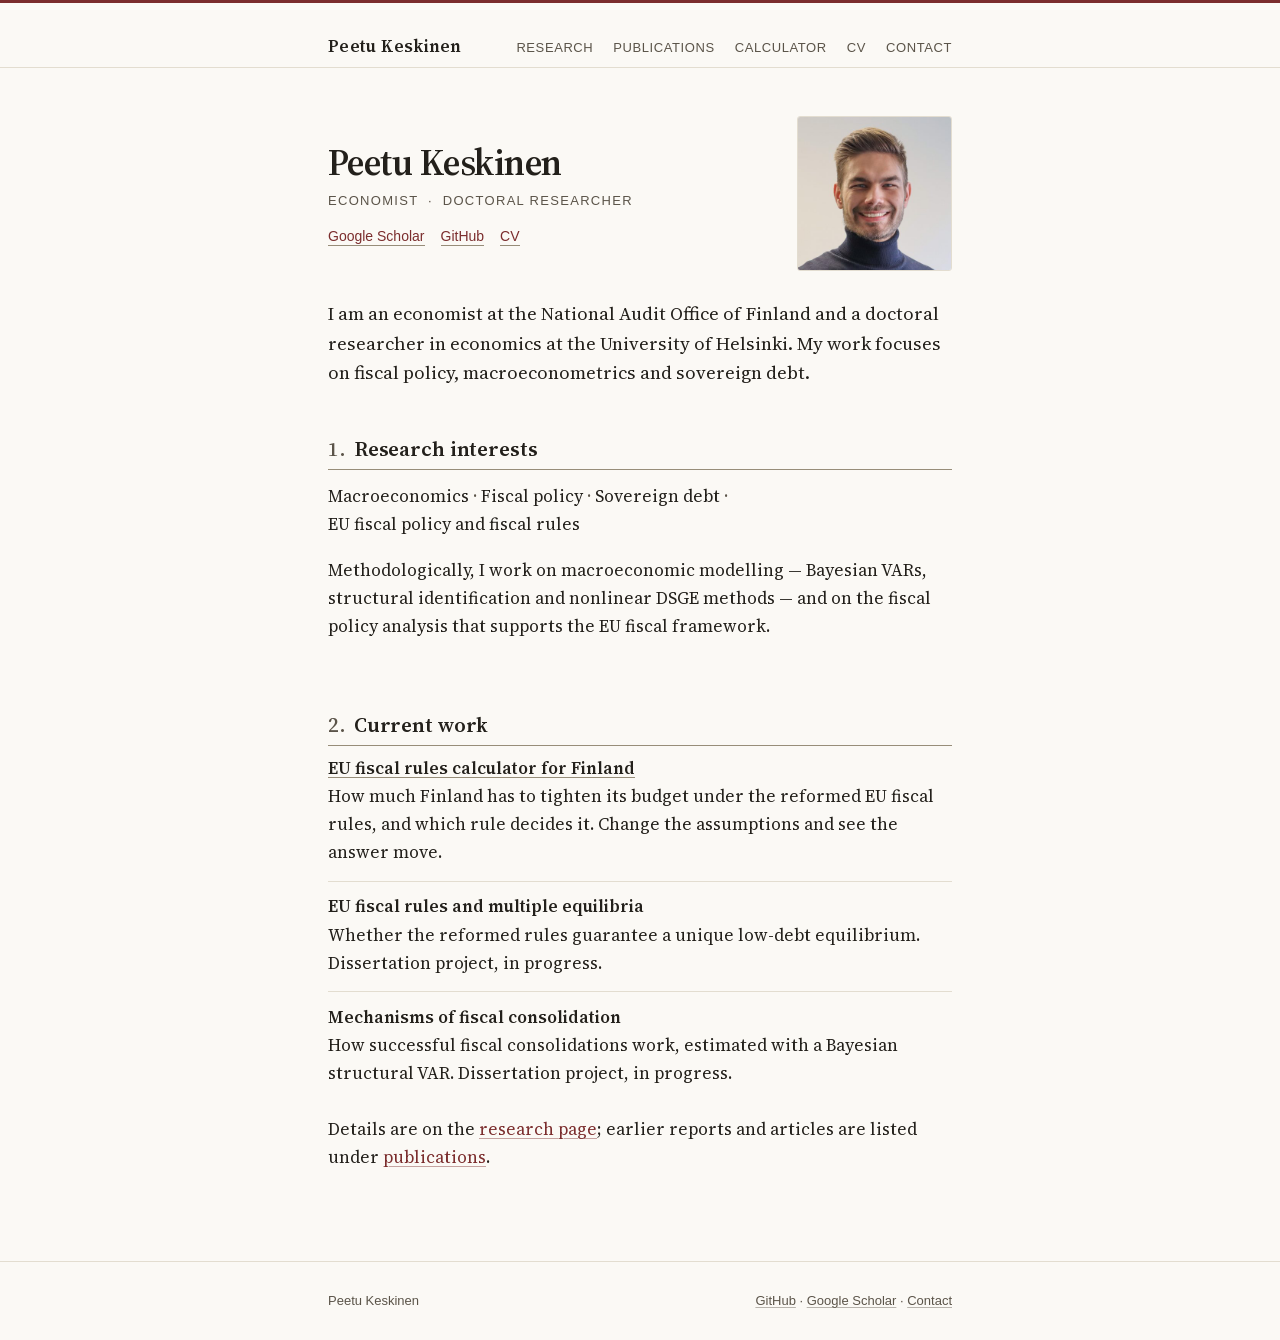
<file: index.html>
<!DOCTYPE html>
<html lang="en">
<head>
<meta charset="utf-8">
<meta name="viewport" content="width=device-width, initial-scale=1">
<meta name="color-scheme" content="light dark">
<title>Peetu Keskinen — Economist and Doctoral Researcher</title>
<meta name="description" content="Peetu Keskinen is an economist at the National Audit Office of Finland and a doctoral researcher in economics at the University of Helsinki, working on fiscal policy, macroeconometrics and sovereign debt.">
<meta name="author" content="Peetu Keskinen">
<link rel="canonical" href="https://peetukeskinen.github.io/">
<meta property="og:type" content="profile">
<meta property="og:site_name" content="Peetu Keskinen">
<meta property="og:title" content="Peetu Keskinen — Economist and Doctoral Researcher">
<meta property="og:description" content="Peetu Keskinen is an economist at the National Audit Office of Finland and a doctoral researcher in economics at the University of Helsinki, working on fiscal policy, macroeconometrics and sovereign debt.">
<meta property="og:url" content="https://peetukeskinen.github.io/">
<meta property="og:image" content="https://peetukeskinen.github.io/assets/portrait.jpg">
<meta property="og:image:alt" content="Peetu Keskinen">
<meta name="twitter:card" content="summary">
<meta name="twitter:title" content="Peetu Keskinen — Economist and Doctoral Researcher">
<meta name="twitter:description" content="Peetu Keskinen is an economist at the National Audit Office of Finland and a doctoral researcher in economics at the University of Helsinki, working on fiscal policy, macroeconometrics and sovereign debt.">
<meta name="twitter:image" content="https://peetukeskinen.github.io/assets/portrait.jpg">

<link rel="icon" href="assets/favicon.svg" type="image/svg+xml">
<link rel="preload" href="assets/fonts/source-serif-4-normal-latin.woff2" as="font" type="font/woff2" crossorigin>
<link rel="stylesheet" href="css/style.css?v=2026-09-26c">
<script type="application/ld+json">
{
  "@context": "https://schema.org",
  "@type": "Person",
  "name": "Peetu Keskinen",
  "url": "https://peetukeskinen.github.io/",
  "image": "https://peetukeskinen.github.io/assets/portrait.jpg",
  "jobTitle": "Economist",
  "worksFor": {
    "@type": "Organization",
    "name": "National Audit Office of Finland",
    "url": "https://vtv.fi/en/"
  },
  "affiliation": {
    "@type": "CollegeOrUniversity",
    "name": "University of Helsinki",
    "url": "https://www.helsinki.fi/en"
  },
  "alumniOf": [
    {
      "@type": "CollegeOrUniversity",
      "name": "University of Helsinki"
    },
    {
      "@type": "CollegeOrUniversity",
      "name": "University of Tampere"
    },
    {
      "@type": "CollegeOrUniversity",
      "name": "Universitat de Barcelona"
    }
  ],
  "knowsAbout": [
    "Macroeconomics",
    "Fiscal policy",
    "Sovereign debt",
    "EU fiscal rules",
    "Macroeconometrics",
    "Bayesian VAR"
  ],
  "knowsLanguage": [
    "fi",
    "en",
    "sv"
  ],
  "sameAs": [
    "https://scholar.google.com/citations?user=zKnmVV0AAAAJ",
    "https://github.com/peetukeskinen",
    "https://bsky.app/profile/peetuk.bsky.social",
    "https://x.com/KeskisenPeetu"
  ]
}
</script>
</head>
<body>

<a class="skip-link" href="#main">Skip to main content</a>

<header class="site-header">
  <div class="container">
    <p class="site-title"><a href="index.html" aria-current="page">Peetu Keskinen</a></p>
    <nav class="site-nav" aria-label="Main">
      <ul>
        <li><a href="research.html">Research</a></li>
        <li><a href="publications.html">Publications</a></li>
        <li><a href="dsa.html">Calculator</a></li>
        <li><a href="cv.html">CV</a></li>
        <li><a href="contact.html">Contact</a></li>
      </ul>
    </nav>
  </div>
</header>

<main id="main">
  <div class="container">

    <div class="identity">
      <div class="identity-text">
        <h1>Peetu Keskinen</h1>
        <p class="role">Economist &nbsp;·&nbsp; Doctoral Researcher</p>
        <ul class="entry-links quick-links" aria-label="Profiles">
          <li><a href="https://scholar.google.com/citations?user=zKnmVV0AAAAJ">Google Scholar</a></li>
          <li><a href="https://github.com/peetukeskinen">GitHub</a></li>
          <li><a href="cv.html">CV</a></li>
        </ul>
      </div>

      <!-- Portrait: save the photo as assets/portrait.jpg and it appears here.
           Until that file exists the figure hides itself, so the page never
           shows a broken image. A square crop of about 400x400 is plenty. -->
      <figure class="portrait">
        <img src="assets/portrait.jpg" alt="Peetu Keskinen" width="155" height="155"
             onerror="this.closest('.portrait').hidden = true">
      </figure>
    </div>

    <p class="lead">
      I am an economist at the National Audit Office of Finland and a doctoral
      researcher in economics at the University of Helsinki. My work focuses on
      fiscal policy, macroeconometrics and sovereign debt.
    </p>

    <section aria-labelledby="interests">
      <h2 id="interests">Research interests</h2>
      <ul class="inline-list">
        <li>Macroeconomics</li>
        <li>Fiscal policy</li>
        <li>Sovereign debt</li>
        <li>EU fiscal policy and fiscal rules</li>
      </ul>
      <p>
        Methodologically, I work on macroeconomic modelling — Bayesian VARs, structural
        identification and nonlinear DSGE methods — and on the fiscal policy analysis
        that supports the EU fiscal framework.
      </p>
    </section>

    <section aria-labelledby="current">
      <h2 id="current">Current work</h2>
      <div class="entries-compact">
        <article class="entry">
          <h3 class="entry-title"><a href="dsa.html">EU fiscal rules calculator for Finland</a></h3>
          <p class="entry-abstract">
            How much Finland has to tighten its budget under the reformed EU fiscal
            rules, and which rule decides it. Change the assumptions and see the
            answer move.
          </p>
        </article>
        <article class="entry">
          <h3 class="entry-title">EU fiscal rules and multiple equilibria</h3>
          <p class="entry-abstract">
            Whether the reformed rules guarantee a unique low-debt equilibrium.
            Dissertation project, in progress.
          </p>
        </article>
        <article class="entry">
          <h3 class="entry-title">Mechanisms of fiscal consolidation</h3>
          <p class="entry-abstract">
            How successful fiscal consolidations work, estimated with a Bayesian
            structural VAR. Dissertation project, in progress.
          </p>
        </article>
      </div>
      <p>
        Details are on the <a href="research.html">research page</a>; earlier reports
        and articles are listed under <a href="publications.html">publications</a>.
      </p>
    </section>

  </div>
</main>

<footer class="site-footer">
  <div class="container">
    <p>Peetu Keskinen</p>
    <p>
      <a href="https://github.com/peetukeskinen">GitHub</a> ·
      <a href="https://scholar.google.com/citations?user=zKnmVV0AAAAJ">Google Scholar</a> ·
      <a href="contact.html">Contact</a>
    </p>
  </div>
</footer>

</body>
</html>
</file>
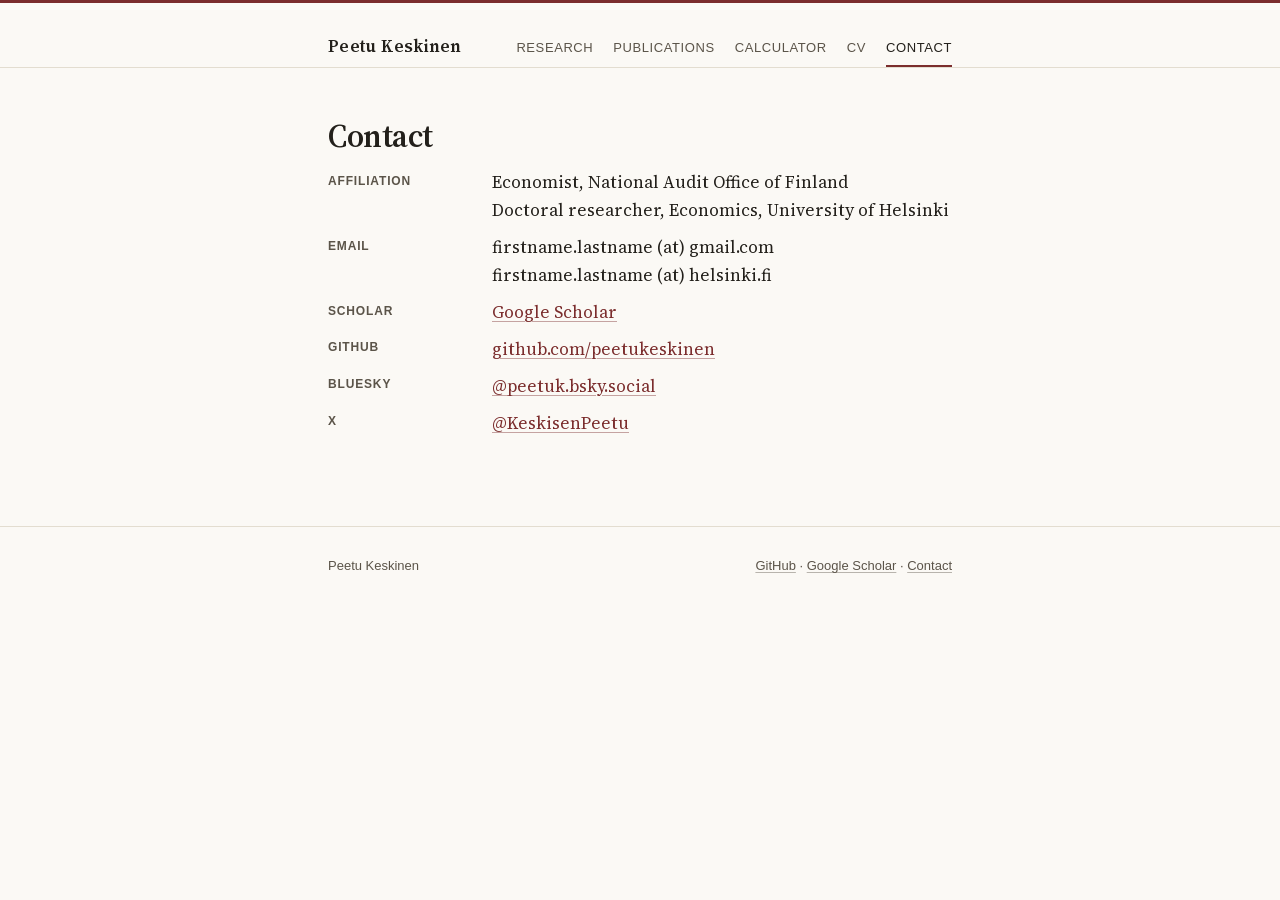
<file: contact.html>
<!DOCTYPE html>
<html lang="en">
<head>
<meta charset="utf-8">
<meta name="viewport" content="width=device-width, initial-scale=1">
<meta name="color-scheme" content="light dark">
<title>Contact — Peetu Keskinen</title>
<meta name="description" content="Contact details and academic profiles for Peetu Keskinen, economist and doctoral researcher in economics.">
<meta name="author" content="Peetu Keskinen">
<link rel="canonical" href="https://peetukeskinen.github.io/contact.html">
<meta property="og:type" content="website">
<meta property="og:site_name" content="Peetu Keskinen">
<meta property="og:title" content="Contact — Peetu Keskinen">
<meta property="og:description" content="Contact details and academic profiles for Peetu Keskinen, economist and doctoral researcher in economics.">
<meta property="og:url" content="https://peetukeskinen.github.io/contact.html">
<meta property="og:image" content="https://peetukeskinen.github.io/assets/portrait.jpg">
<meta property="og:image:alt" content="Peetu Keskinen">
<meta name="twitter:card" content="summary">
<meta name="twitter:title" content="Contact — Peetu Keskinen">
<meta name="twitter:description" content="Contact details and academic profiles for Peetu Keskinen, economist and doctoral researcher in economics.">
<meta name="twitter:image" content="https://peetukeskinen.github.io/assets/portrait.jpg">

<link rel="icon" href="assets/favicon.svg" type="image/svg+xml">
<link rel="preload" href="assets/fonts/source-serif-4-normal-latin.woff2" as="font" type="font/woff2" crossorigin>
<link rel="stylesheet" href="css/style.css?v=2026-09-26c">
</head>
<body>

<a class="skip-link" href="#main">Skip to main content</a>

<header class="site-header">
  <div class="container">
    <p class="site-title"><a href="index.html">Peetu Keskinen</a></p>
    <nav class="site-nav" aria-label="Main">
      <ul>
        <li><a href="research.html">Research</a></li>
        <li><a href="publications.html">Publications</a></li>
        <li><a href="dsa.html">Calculator</a></li>
        <li><a href="cv.html">CV</a></li>
        <li><a href="contact.html" aria-current="page">Contact</a></li>
      </ul>
    </nav>
  </div>
</header>

<main id="main">
  <div class="container">

    <h1>Contact</h1>

    <dl class="facts">
      <dt>Affiliation</dt>
      <dd>
        Economist, National Audit Office of Finland<br>
        Doctoral researcher, Economics, University of Helsinki
      </dd>

      <dt>Email</dt>
      <dd>
        firstname.lastname (at) gmail.com<br>
        firstname.lastname (at) helsinki.fi
      </dd>

      <dt>Scholar</dt>
      <dd><a href="https://scholar.google.com/citations?user=zKnmVV0AAAAJ">Google Scholar</a></dd>

      <dt>GitHub</dt>
      <dd><a href="https://github.com/peetukeskinen">github.com/peetukeskinen</a></dd>

      <dt>Bluesky</dt>
      <dd><a href="https://bsky.app/profile/peetuk.bsky.social">@peetuk.bsky.social</a></dd>

      <dt>X</dt>
      <dd><a href="https://x.com/KeskisenPeetu">@KeskisenPeetu</a></dd>
    </dl>

  </div>
</main>

<footer class="site-footer">
  <div class="container">
    <p>Peetu Keskinen</p>
    <p>
      <a href="https://github.com/peetukeskinen">GitHub</a> ·
      <a href="https://scholar.google.com/citations?user=zKnmVV0AAAAJ">Google Scholar</a> ·
      <a href="contact.html">Contact</a>
    </p>
  </div>
</footer>

</body>
</html>
</file>
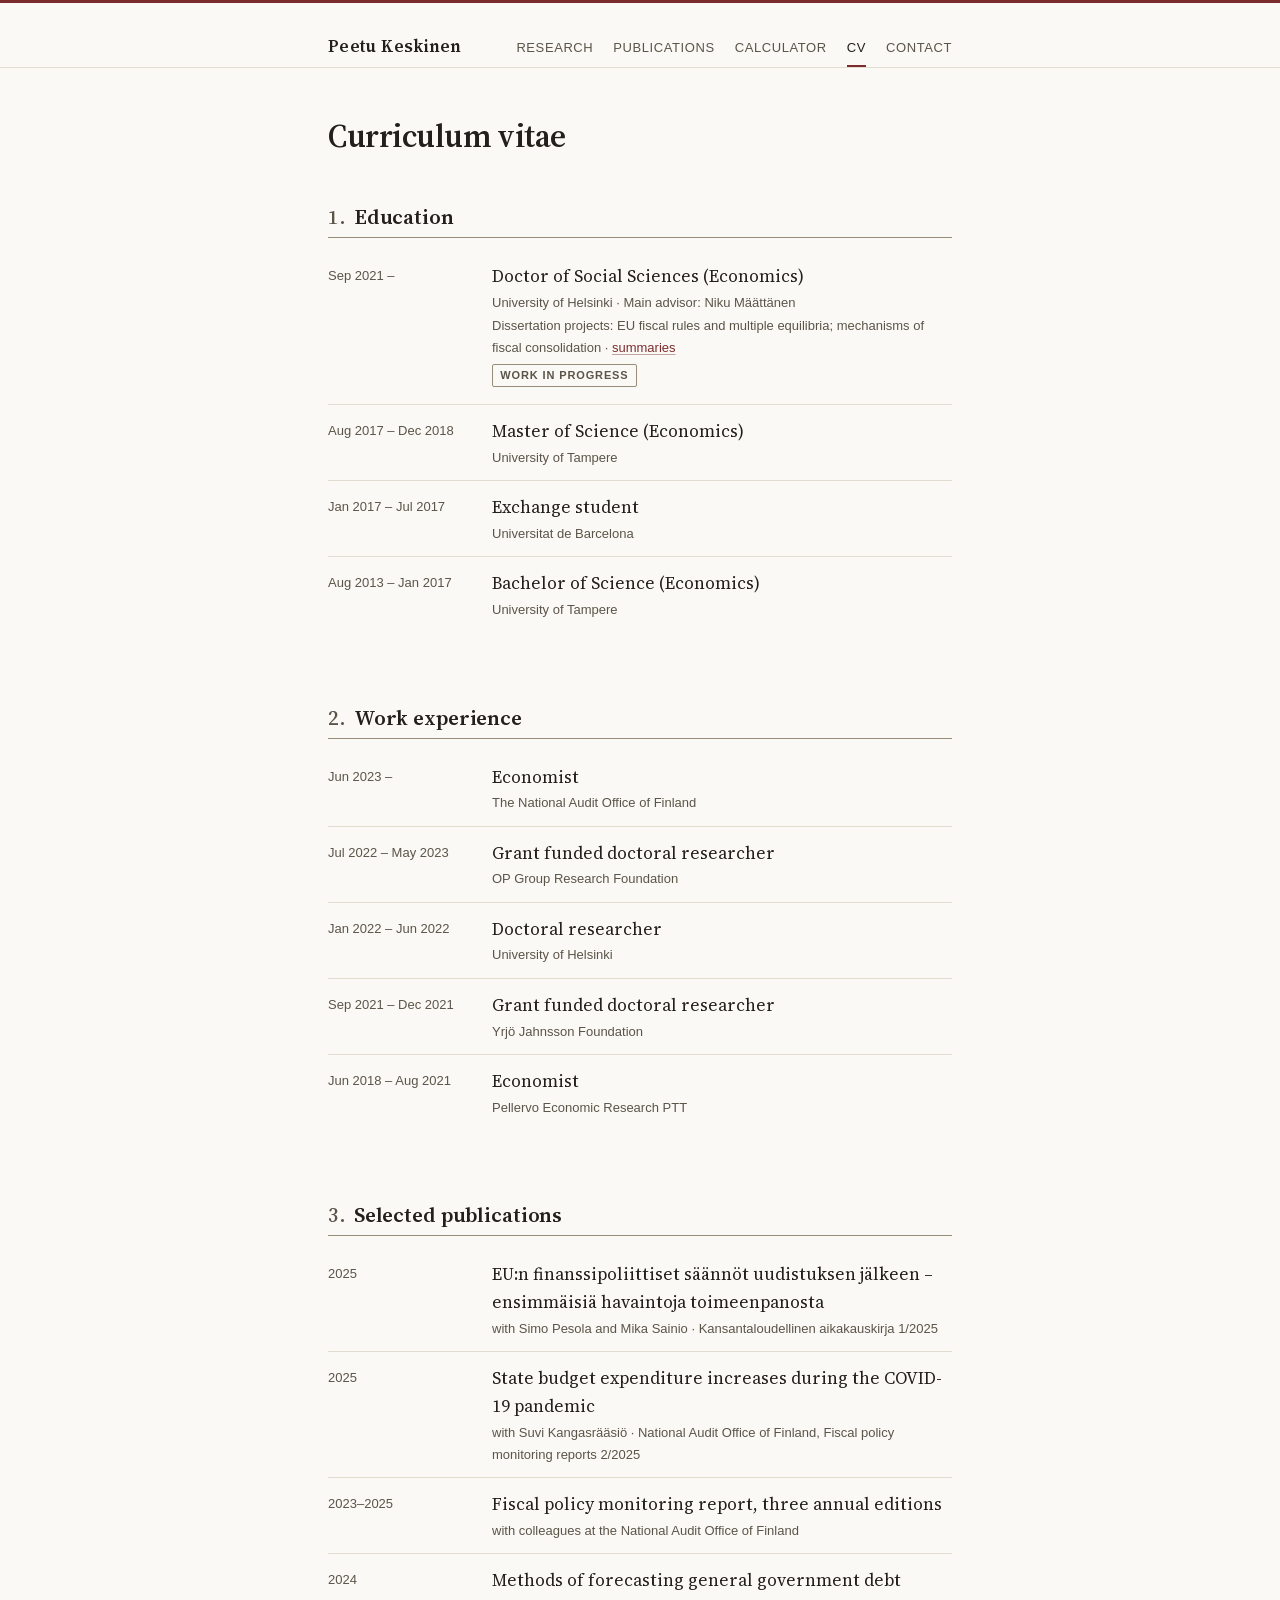
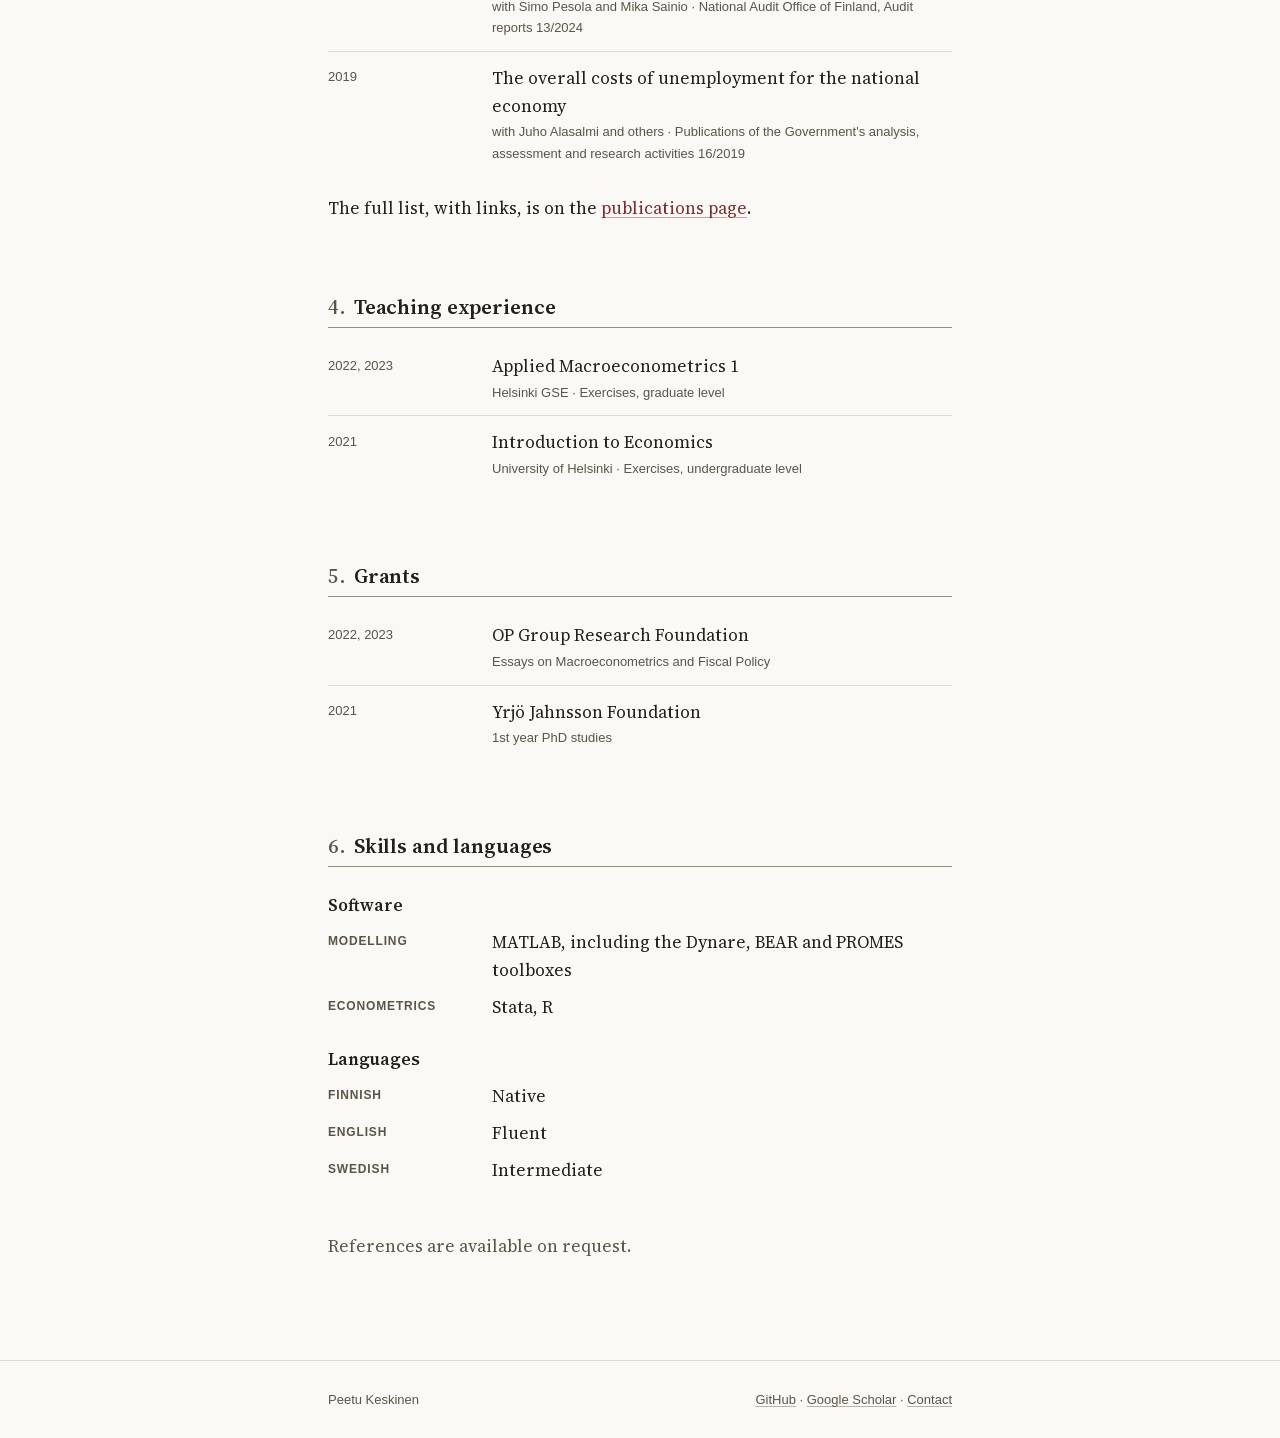
<file: cv.html>
<!DOCTYPE html>
<html lang="en">
<head>
<meta charset="utf-8">
<meta name="viewport" content="width=device-width, initial-scale=1">
<meta name="color-scheme" content="light dark">
<title>CV — Peetu Keskinen</title>
<meta name="description" content="Curriculum vitae of Peetu Keskinen: education, work experience at the National Audit Office of Finland and Pellervo Economic Research PTT, teaching, grants, skills and languages.">
<meta name="author" content="Peetu Keskinen">
<link rel="canonical" href="https://peetukeskinen.github.io/cv.html">
<meta property="og:type" content="website">
<meta property="og:site_name" content="Peetu Keskinen">
<meta property="og:title" content="CV — Peetu Keskinen">
<meta property="og:description" content="Curriculum vitae of Peetu Keskinen: education, work experience at the National Audit Office of Finland and Pellervo Economic Research PTT, teaching, grants, skills and languages.">
<meta property="og:url" content="https://peetukeskinen.github.io/cv.html">
<meta property="og:image" content="https://peetukeskinen.github.io/assets/portrait.jpg">
<meta property="og:image:alt" content="Peetu Keskinen">
<meta name="twitter:card" content="summary">
<meta name="twitter:title" content="CV — Peetu Keskinen">
<meta name="twitter:description" content="Curriculum vitae of Peetu Keskinen: education, work experience at the National Audit Office of Finland and Pellervo Economic Research PTT, teaching, grants, skills and languages.">
<meta name="twitter:image" content="https://peetukeskinen.github.io/assets/portrait.jpg">

<link rel="icon" href="assets/favicon.svg" type="image/svg+xml">
<link rel="preload" href="assets/fonts/source-serif-4-normal-latin.woff2" as="font" type="font/woff2" crossorigin>
<link rel="stylesheet" href="css/style.css?v=2026-09-26c">
</head>
<body>

<a class="skip-link" href="#main">Skip to main content</a>

<header class="site-header">
  <div class="container">
    <p class="site-title"><a href="index.html">Peetu Keskinen</a></p>
    <nav class="site-nav" aria-label="Main">
      <ul>
        <li><a href="research.html">Research</a></li>
        <li><a href="publications.html">Publications</a></li>
        <li><a href="dsa.html">Calculator</a></li>
        <li><a href="cv.html" aria-current="page">CV</a></li>
        <li><a href="contact.html">Contact</a></li>
      </ul>
    </nav>
  </div>
</header>

<main id="main">
  <div class="container">

    <h1>Curriculum vitae</h1>

    <!-- To publish a PDF: add it to papers/ and put a link here, e.g.
         <p class="page-intro"><a href="papers/peetu-keskinen-cv.pdf">Download CV (PDF)</a></p>
         Use a version without the referees' personal phone numbers and email
         addresses — the Finnish PDF lists them. -->

    <!-- ====================================================================
         Timeline entry template — dates in the left gutter.

         <li>
           <span class="when">Jun 2023 –</span>
           <div class="what">
             Position or degree
             <span class="meta">Institution · any further detail</span>
           </div>
         </li>

         Add <p class="entry-meta"><span class="entry-status">…</span></p>
         inside .what for a status marker, as on the research page.
         ==================================================================== -->

    <section aria-labelledby="education">
      <h2 id="education">Education</h2>
      <ul class="timeline">
        <li>
          <span class="when">Sep 2021 –</span>
          <div class="what">
            Doctor of Social Sciences (Economics)
            <span class="meta">University of Helsinki · Main advisor: Niku Määttänen</span>
            <span class="meta">Dissertation projects: EU fiscal rules and multiple equilibria;
              mechanisms of fiscal consolidation · <a href="research.html">summaries</a></span>
            <p class="entry-meta"><span class="entry-status">Work in progress</span></p>
          </div>
        </li>
        <li>
          <span class="when">Aug 2017 – Dec 2018</span>
          <div class="what">
            Master of Science (Economics)
            <span class="meta">University of Tampere</span>
          </div>
        </li>
        <li>
          <span class="when">Jan 2017 – Jul 2017</span>
          <div class="what">
            Exchange student
            <span class="meta">Universitat de Barcelona</span>
          </div>
        </li>
        <li>
          <span class="when">Aug 2013 – Jan 2017</span>
          <div class="what">
            Bachelor of Science (Economics)
            <span class="meta">University of Tampere</span>
          </div>
        </li>
      </ul>
    </section>

    <section aria-labelledby="experience">
      <h2 id="experience">Work experience</h2>
      <ul class="timeline">
        <li>
          <span class="when">Jun 2023 –</span>
          <div class="what">
            Economist
            <span class="meta">The National Audit Office of Finland</span>
          </div>
        </li>
        <li>
          <span class="when">Jul 2022 – May 2023</span>
          <div class="what">
            Grant funded doctoral researcher
            <span class="meta">OP Group Research Foundation</span>
          </div>
        </li>
        <li>
          <span class="when">Jan 2022 – Jun 2022</span>
          <div class="what">
            Doctoral researcher
            <span class="meta">University of Helsinki</span>
          </div>
        </li>
        <li>
          <span class="when">Sep 2021 – Dec 2021</span>
          <div class="what">
            Grant funded doctoral researcher
            <span class="meta">Yrjö Jahnsson Foundation</span>
          </div>
        </li>
        <li>
          <span class="when">Jun 2018 – Aug 2021</span>
          <div class="what">
            Economist
            <span class="meta">Pellervo Economic Research PTT</span>
          </div>
        </li>
      </ul>
    </section>

    <section aria-labelledby="publications">
      <h2 id="publications">Selected publications</h2>
      <ul class="timeline">
        <li>
          <span class="when">2025</span>
          <div class="what">
            <span lang="fi">EU:n finanssipoliittiset säännöt uudistuksen jälkeen – ensimmäisiä havaintoja toimeenpanosta</span>
            <span class="meta">with Simo Pesola and Mika Sainio · <span lang="fi">Kansantaloudellinen aikakauskirja</span> 1/2025</span>
          </div>
        </li>
        <li>
          <span class="when">2025</span>
          <div class="what">
            State budget expenditure increases during the COVID-19 pandemic
            <span class="meta">with Suvi Kangasrääsiö · National Audit Office of Finland, Fiscal policy monitoring reports 2/2025</span>
          </div>
        </li>
        <li>
          <span class="when">2023–2025</span>
          <div class="what">
            Fiscal policy monitoring report, three annual editions
            <span class="meta">with colleagues at the National Audit Office of Finland</span>
          </div>
        </li>
        <li>
          <span class="when">2024</span>
          <div class="what">
            Methods of forecasting general government debt
            <span class="meta">with Simo Pesola and Mika Sainio · National Audit Office of Finland, Audit reports 13/2024</span>
          </div>
        </li>
        <li>
          <span class="when">2019</span>
          <div class="what">
            The overall costs of unemployment for the national economy
            <span class="meta">with Juho Alasalmi and others · Publications of the Government's analysis, assessment and research activities 16/2019</span>
          </div>
        </li>
      </ul>
      <p>The full list, with links, is on the <a href="publications.html">publications page</a>.</p>
    </section>

    <section aria-labelledby="teaching">
      <h2 id="teaching">Teaching experience</h2>
      <ul class="timeline">
        <li>
          <span class="when">2022, 2023</span>
          <div class="what">
            Applied Macroeconometrics 1
            <span class="meta">Helsinki GSE · Exercises, graduate level</span>
          </div>
        </li>
        <li>
          <span class="when">2021</span>
          <div class="what">
            Introduction to Economics
            <span class="meta">University of Helsinki · Exercises, undergraduate level</span>
          </div>
        </li>
      </ul>
    </section>

    <section aria-labelledby="grants">
      <h2 id="grants">Grants</h2>
      <ul class="timeline">
        <li>
          <span class="when">2022, 2023</span>
          <div class="what">
            OP Group Research Foundation
            <span class="meta">Essays on Macroeconometrics and Fiscal Policy</span>
          </div>
        </li>
        <li>
          <span class="when">2021</span>
          <div class="what">
            Yrjö Jahnsson Foundation
            <span class="meta">1st year PhD studies</span>
          </div>
        </li>
      </ul>
    </section>

    <section aria-labelledby="skills">
      <h2 id="skills">Skills and languages</h2>

      <h3>Software</h3>
      <dl class="facts">
        <dt>Modelling</dt>
        <dd>MATLAB, including the Dynare, BEAR and PROMES toolboxes</dd>

        <dt>Econometrics</dt>
        <dd>Stata, R</dd>
      </dl>

      <h3>Languages</h3>
      <dl class="facts">
        <dt>Finnish</dt>
        <dd>Native</dd>

        <dt>English</dt>
        <dd>Fluent</dd>

        <dt>Swedish</dt>
        <dd>Intermediate</dd>
      </dl>
    </section>

    <p class="page-intro cv-closing">References are available on request.</p>

  </div>
</main>

<footer class="site-footer">
  <div class="container">
    <p>Peetu Keskinen</p>
    <p>
      <a href="https://github.com/peetukeskinen">GitHub</a> ·
      <a href="https://scholar.google.com/citations?user=zKnmVV0AAAAJ">Google Scholar</a> ·
      <a href="contact.html">Contact</a>
    </p>
  </div>
</footer>

</body>
</html>
</file>
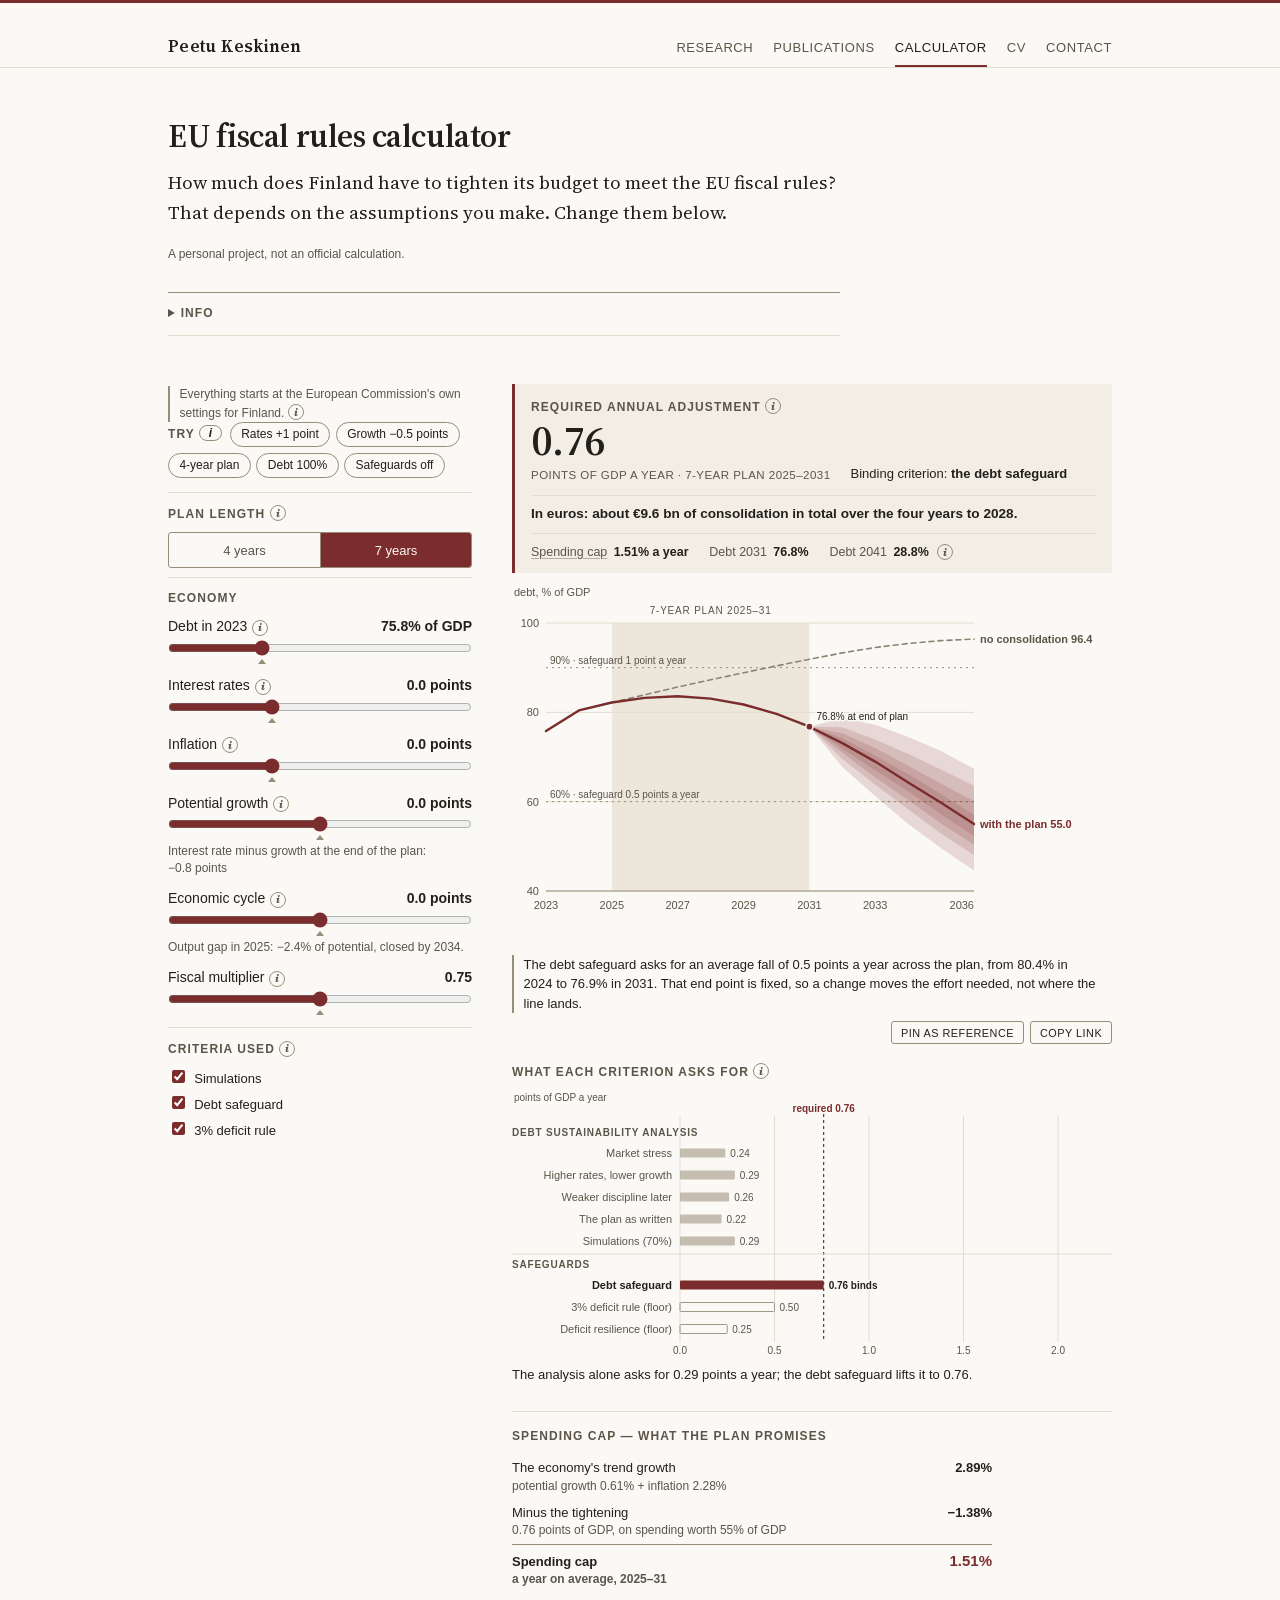
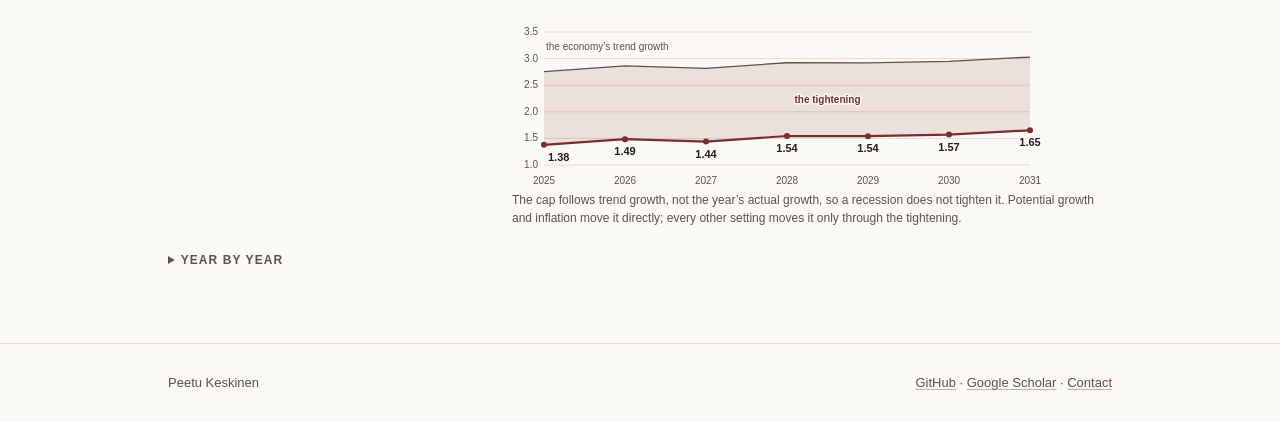
<file: dsa.html>
<!DOCTYPE html>
<html lang="en">
<head>
<meta charset="utf-8">
<meta name="viewport" content="width=device-width, initial-scale=1">
<meta name="color-scheme" content="light dark">
<title>EU fiscal rules calculator: required adjustment for Finland — Peetu Keskinen</title>
<meta name="description" content="An interactive replication of the European Commission's debt sustainability analysis under the reformed EU fiscal rules: how plan length, interest rates, growth and the safeguards change the consolidation Finland has to make, in points of GDP and in euros.">
<meta name="author" content="Peetu Keskinen">
<link rel="canonical" href="https://peetukeskinen.github.io/dsa.html">
<meta property="og:type" content="website">
<meta property="og:site_name" content="Peetu Keskinen">
<meta property="og:title" content="EU fiscal rules calculator: required adjustment for Finland">
<meta property="og:description" content="How much consolidation the reformed EU fiscal rules require of Finland, and which rule binds. Runs in your browser.">
<meta property="og:url" content="https://peetukeskinen.github.io/dsa.html">
<meta name="twitter:card" content="summary">
<meta name="twitter:title" content="EU fiscal rules calculator: required adjustment for Finland">
<meta name="twitter:description" content="How much consolidation the reformed EU fiscal rules require of Finland, and which rule binds. Runs in your browser.">

<link rel="icon" href="assets/favicon.svg" type="image/svg+xml">
<link rel="preload" href="assets/fonts/source-serif-4-normal-latin.woff2" as="font" type="font/woff2" crossorigin>
<link rel="stylesheet" href="css/style.css?v=2026-09-26c">
</head>
<body>

<a class="skip-link" href="#main">Skip to main content</a>

<header class="site-header">
  <div class="container container-wide">
    <p class="site-title"><a href="index.html">Peetu Keskinen</a></p>
    <nav class="site-nav" aria-label="Main">
      <ul>
        <li><a href="research.html">Research</a></li>
        <li><a href="publications.html">Publications</a></li>
        <li><a href="dsa.html" aria-current="page">Calculator</a></li>
        <li><a href="cv.html">CV</a></li>
        <li><a href="contact.html">Contact</a></li>
      </ul>
    </nav>
  </div>
</header>

<main id="main">
  <div class="container container-wide">

    <div class="dsa-intro">
      <h1>EU fiscal rules calculator</h1>

      <p class="lead">
        How much does Finland have to tighten its budget to meet the EU fiscal rules?
        That depends on the assumptions you make. Change them below.
      </p>

      <p class="dsa-hint dsa-disclaimer">
        A personal project, not an official calculation.
      </p>


    <details class="dsa-info">
      <summary>Info</summary>

      <div class="dsa-info-body">

        <p>
          EU countries agree a plan with the Commission that caps how fast public
          spending may grow. The cap has to be tight enough to put debt on a falling
          path. Working out how tight means projecting the debt ratio under a set of
          scenarios and asking how much the budget must improve each year for debt to
          fall and keep falling. That yearly improvement is the number at the top of
          this page.
        </p>
        <p>
          Several criteria apply at once and the strictest one decides. The bars
          under the chart show what each would ask for on its own, and the spending
          cap under them is the same answer in the form a plan actually promises.
        </p>

        <details>
          <summary>The criteria, one by one</summary>
          <p class="dsa-info-group">Debt sustainability analysis: projections of the debt ratio</p>
          <ul>
            <li>
              <strong>Four scenarios.</strong> Debt keeps falling for ten years after
              the plan under each of them: the plan as written (the Commission's
              <em>baseline</em>); weaker discipline later (<em>lower SPB</em>); higher
              rates, lower growth (<em>adverse r−g</em>); and market stress
              (<em>financial stress</em>).
            </li>
            <li>
              <strong>Simulations.</strong> Five years after the plan, debt has to be
              lower than at its end in 70% of 1,000 simulations (the
              <em>stochastic</em> analysis).
            </li>
          </ul>
          <p class="dsa-info-group">Safeguards: minimums that apply whatever the projections say</p>
          <ul>
            <li>
              <strong>Debt safeguard.</strong> Debt falls during the plan itself: by
              0.5 points of GDP a year on average when debt is between 60% and 90% of
              GDP, and 1 point when it is above 90%. For Finland this is usually the
              strictest of the lot (the <em>debt sustainability safeguard</em>).
            </li>
            <li>
              <strong>3% deficit rule.</strong> If last year's deficit was above 3% of
              GDP, this year's improvement must be at least 0.5 points (the
              <em>deficit benchmark</em>).
            </li>
            <li>
              <strong>Deficit resilience.</strong> Until the structural deficit is below
              1.5% of GDP, each year must improve by at least 0.4 points, or 0.25 under
              a seven-year plan (the <em>deficit resilience safeguard</em>).
            </li>
          </ul>
        </details>

        <details>
          <summary>Words used here</summary>
          <dl class="dsa-glossary">
            <dt>Adjustment</dt>
            <dd>
              How much the budget improves in a year, in points of GDP. Spending cuts,
              tax rises or both — the rules do not say which.
            </dd>
            <dt>Point of GDP</dt>
            <dd>
              One percent of the economy. For Finland in 2025 that is about €2.9
              billion.
            </dd>
            <dt>Primary balance</dt>
            <dd>
              The budget balance before interest payments. "Structural" means with the
              ups and downs of the economy taken out, so what is left is what policy
              chose. The headline number is an improvement in the structural primary
              balance.
            </dd>
            <dt>Net expenditure</dt>
            <dd>
              Spending before interest and after any new taxes — the thing the rules
              actually cap. Shown under "Spending cap", below the bars.
            </dd>
            <dt>Output gap</dt>
            <dd>
              How far the economy is running above or below what it could sustain. A
              negative gap is a slack economy. The <em>Economic cycle</em> slider moves
              the 2025 gap.
            </dd>
            <dt>Potential growth</dt>
            <dd>
              How fast the economy can grow without overheating. Different from a good
              year: see the two sliders.
            </dd>
            <dt>Fiscal multiplier</dt>
            <dd>
              How much output is lost in the short run for each point of GDP the budget
              tightens.
            </dd>
            <dt>Interest rate minus growth</dt>
            <dd>
              Written <em>r − g</em>. When debt costs less than the economy grows, the
              debt ratio falls by itself; when it costs more, it snowballs.
            </dd>
            <dt>Scenario</dt>
            <dd>
              One fixed story about the future that the projection is run under. Four of
              them count: the plan as written; weaker discipline later; higher rates,
              lower growth; and market stress. Switch on "Show the adverse scenarios"
              to draw the other three on the chart.
            </dd>
            <dt>The simulations</dt>
            <dd>
              1,000 runs of the projection, drawn from how Finland's growth, budget and
              interest rates have actually moved in the past. The Commission calls this
              the <em>stochastic</em> analysis; the shaded fan on the chart is those
              runs. Distinct from the four scenarios, which are fixed stories rather
              than random draws.
            </dd>
            <dt>Safeguard</dt>
            <dd>
              A minimum that applies whatever the projections say. There are three: the
              debt safeguard, the 3% deficit rule and deficit resilience.
            </dd>
            <dt>Stock-flow adjustment</dt>
            <dd>
              Changes in debt that do not pass through the deficit, such as lending or
              share purchases. It has been adding to Finnish debt, which is a large part
              of why the required adjustment is as big as it is.
            </dd>
          </dl>
        </details>

        <details>
          <summary>Where the numbers come from</summary>
          <p>
            The Commission's 2024 guidance for <span id="dsa-country">Finland</span>
            (<span id="dsa-vintage">European Commission prior guidance, 2024</span>),
            with the plan starting in 2025. The method follows the Commission's Debt
            Sustainability Monitor.
          </p>
          <p>
            Euro amounts start from Finland's 2023 GDP of €273 billion (Eurostat) and
            grow with the projection, so they move when you change growth or inflation.
          </p>
          <p>
            At the settings it ships with, this page reproduces the figures published in
            the National Audit Office's monitoring report: 0.76 points a year over seven
            years, about 0.3 without the debt safeguard, and a spending cap near 1.5%.
          </p>
        </details>

        <details>
          <summary>Sources and code</summary>
          <ul class="dsa-sources">
            <li>
              <a href="https://eur-lex.europa.eu/eli/reg/2024/1263/oj">Regulation (EU)
              2024/1263</a> — the preventive arm: plans, net expenditure paths and the
              two safeguards.
            </li>
            <li>
              <a href="https://eur-lex.europa.eu/eli/reg_impl/2024/1264/oj">Regulation
              (EU) 2024/1264</a> — the corrective arm, including the 0.5-point minimum
              after a deficit above 3%.
            </li>
            <li>
              <a href="https://economy-finance.ec.europa.eu/publications/debt-sustainability-monitor-2023_en">Debt
              Sustainability Monitor 2023</a> — the projection method, the deterministic
              scenarios and the stochastic analysis.
            </li>
            <li>
              <a href="https://economy-finance.ec.europa.eu/document/download/d3b7feec-2544-40d2-8b94-198479c66755_en?filename=Commission_prior_guidance_calculation_sheet_finland.xlsx">Commission
              prior guidance calculation sheet for Finland</a> (xlsx) — the input data
              behind this page.
            </li>
            <li>
              <a href="https://vtv.fi/wp-content/uploads/2025/08/naof-separate-report-to-parliament-fiscal-policy-monitoring-report-2024-r222024vp-.pdf">Fiscal
              Policy Monitoring Report 2024</a>, chapter 3 — the National Audit Office
              on what the rules mean for Finland.
            </li>
            <li>
              <a href="https://www.bruegel.org/working-paper/quantitative-evaluation-european-commissions-fiscal-governance-proposal">Darvas,
              Welslau and Zettelmeyer (2023)</a> — the open replication this method
              builds on.
            </li>
            <li>
              <a href="https://github.com/peetukeskinen/DSA5.1v">DSA5.1v</a> — my MATLAB
              implementation, which this page is a browser port of.
            </li>
            <li>
              <a href="https://github.com/peetukeskinen/plan-replication">plan-replication</a>
              — reproducing Finland's published net expenditure paths.
            </li>
            <li>
              <a href="https://github.com/peetukeskinen/peetukeskinen.github.io/tree/main/dsa">The
              code behind this page</a>, including a note on where it departs from the
              published tool and why.
            </li>
          </ul>
        </details>

        <details>
          <summary>Worth knowing</summary>
          <ul>
            <li>
              A personal project, not an official calculation, and not the position of
              any institution.
            </li>
            <li>
              Changing a control does not load a new forecast. It shows what the rules
              would ask for if that one assumption were different and everything else
              stayed put.
            </li>
            <li>
              The fiscal multiplier and the inflation path are assumptions rather than
              measurements. The 2024 monitoring report argued both deserve more work,
              which is why they can be moved here.
            </li>
            <li>
              Interest rates move the projection slowly. In the data only 3.2–3.8% of
              long-term debt matures each year, and only debt that matures is refinanced
              at new rates.
            </li>
            <li>
              The simulations use one fixed set of 1,000 draws, so everyone sees the
              same fan and reloading changes nothing.
            </li>
            <li>
              The chart stops five years after the plan, the last year that can decide
              any of the rules. The projection itself runs ten years past the plan.
            </li>
          </ul>
        </details>

      </div>
    </details>

      <noscript>
        <p class="note">
          This calculator needs JavaScript. The model is also available as MATLAB code
          in the <a href="https://github.com/peetukeskinen/DSA5.1v">DSA 5.1 repository</a>.
        </p>
      </noscript>
    </div>

    <section aria-labelledby="calculator">
      <h2 id="calculator" class="visually-hidden">Calculator</h2>

      <div class="dsa-workbench">

        <!-- The stage comes first in the document so that on phones it can stick
             to the top of the screen while the controls scroll underneath it. -->
        <div class="dsa-stage">
          <div class="dsa-headline">
            <div class="dsa-headline-main">
              <p class="dsa-eyebrow">Required annual adjustment <span class="dsa-tip"><button type="button" class="dsa-i" aria-label="What this number means" aria-describedby="tip-headline">i</button><span class="dsa-tip-body" role="tooltip" id="tip-headline">The budget has to improve by this much every year of the plan, counted before interest costs and with the ups and downs of the economy taken out. It can come from spending cuts, tax rises, or both — the rules do not say which.</span></span></p>
              <p class="dsa-figure" id="result-figure">—</p>
              <p class="dsa-figure-unit" id="result-unit">points of GDP a year</p>
            </div>
            <div class="dsa-headline-side">
              <p class="dsa-delta is-neutral" id="result-delta">= baseline</p>
              <p class="dsa-binding">
                Binding criterion: <strong id="result-binding">—</strong>
                <span class="dsa-was" id="result-was" hidden></span>
              </p>
              <p class="dsa-floors" id="result-floors" hidden></p>
            </div>
            <p class="dsa-euro" id="result-euro" hidden></p>
            <dl class="dsa-stats">
              <div><dt><a href="#dsa-cap">Spending cap</a></dt><dd id="stat-cap">—</dd></div>
              <div><dt>Debt <span id="stat-debt-end-year">2031</span></dt><dd id="stat-debt-end">—</dd></div>
              <div><dt>Debt <span id="stat-debt-final-year">2041</span></dt><dd id="stat-debt-final">—</dd><span class="dsa-tip"><button type="button" class="dsa-i" aria-label="Why the chart stops earlier" aria-describedby="tip-final">i</button><span class="dsa-tip-body" role="tooltip" id="tip-final">The chart stops five years after the plan: the last year that can decide any of the criteria, and where the simulated fan ends. The projection itself runs ten years past the plan, and this is the figure at its end.</span></span></div>
            </dl>
          </div>

          <div id="dsa-chart" class="dsa-chart"></div>
          <p class="dsa-why" id="dsa-why" hidden></p>
          <div class="dsa-stage-actions">
            <p class="dsa-refline is-off" id="dsa-refline">
              <span class="dsa-key dsa-key-ref"></span><span id="dsa-ref-name">Change a setting and a grey line shows the Commission's own settings.</span>
            </p>
            <div class="dsa-stage-buttons">
              <button type="button" id="dsa-pin" class="dsa-button dsa-button-quiet" aria-pressed="false">Pin as reference</button>
              <button type="button" id="dsa-copy" class="dsa-button dsa-button-quiet">Copy link</button>
            </div>
          </div>
          <ul id="dsa-legend" class="visually-hidden" aria-label="Values at the end of the projection"></ul>
          <p class="visually-hidden" id="dsa-status" role="status"></p>
        </div>

        <!-- On phones the stage is usually too tall to stay in view, so this strip
             pins the result to the top of the screen while the controls scroll.
             A visual copy of the headline; the status line above announces
             changes to screen readers, so the strip itself is hidden from them. -->
        <div class="dsa-peek" id="dsa-peek" aria-hidden="true">
          <span class="dsa-peek-figure" id="peek-figure">—</span>
          <span class="dsa-peek-unit">points of GDP a year</span>
          <span class="dsa-peek-delta is-neutral" id="peek-delta"></span>
          <span class="dsa-peek-binding">Binding criterion: <strong id="peek-binding">—</strong></span>
        </div>

        <form id="dsa-form" class="dsa-controls" aria-label="Assumptions">

          <p class="dsa-hint dsa-origin">
            Everything starts at the European Commission's own settings for Finland. <span class="dsa-tip"><button type="button" class="dsa-i" aria-label="How changes are marked" aria-describedby="tip-origin">i</button><span class="dsa-tip-body" role="tooltip" id="tip-origin">A dot marks anything you change, and the mark under a slider is the Commission's value.</span></span>
          </p>

          <div id="dsa-presets" class="dsa-presets" role="group" aria-label="Try a scenario">
            <span class="dsa-presets-label">Try <span class="dsa-tip"><button type="button" class="dsa-i" aria-label="About the scenario buttons" aria-describedby="tip-presets">i</button><span class="dsa-tip-body" role="tooltip" id="tip-presets">These combine — switch on as many as you like.</span></span></span>
            <button type="button" data-set='{"rateShift":"1"}' aria-pressed="false">Rates +1 point</button>
            <button type="button" data-set='{"growthShift":"-0.5"}' aria-pressed="false">Growth −0.5 points</button>
            <button type="button" data-set='{"plan":"4"}' aria-pressed="false">4-year plan</button>
            <button type="button" data-set='{"debtInitial":"100.0"}' aria-pressed="false">Debt 100%</button>
            <button type="button" data-set='{"useDebtSafeguard":false,"useDeficitBenchmark":false,"useDeficitSafeguard":false}' aria-pressed="false">Safeguards off</button>
            <button type="button" id="dsa-presets-clear" class="dsa-presets-clear" hidden>Clear</button>
          </div>

          <div class="dsa-group" id="plan-control">
            <p class="dsa-eyebrow"><span id="plan-label">Plan length</span> <span class="dsa-tip"><button type="button" class="dsa-i" aria-label="About plan length" aria-describedby="tip-plan">i</button><span class="dsa-tip-body" role="tooltip" id="tip-plan">Seven years is allowed in return for reforms and investment. Finland's plan is seven.</span></span></p>
            <div class="dsa-seg" role="radiogroup" aria-labelledby="plan-label">
              <label class="dsa-seg-option">
                <input type="radio" name="plan" value="4" class="visually-hidden"><span>4 years</span>
              </label>
              <label class="dsa-seg-option">
                <input type="radio" name="plan" value="7" class="visually-hidden" checked><span>7 years</span>
              </label>
            </div>
          </div>

          <div class="dsa-group dsa-group-sliders" role="group" aria-labelledby="economy-label">
            <p class="dsa-eyebrow" id="economy-label">Economy</p>

            <div class="dsa-control">
              <div class="dsa-control-head">
                <span class="dsa-head-label"><label for="debtInitial">Debt in 2023</label> <span class="dsa-tip"><button type="button" class="dsa-i" aria-label="About the 2023 debt ratio" aria-describedby="tip-debt">i</button><span class="dsa-tip-body" role="tooltip" id="tip-debt">Debt at the end of 2023; the Commission uses 75.8%. Also decides which safeguard applies: 0.5 or 1 point a year.</span></span></span>
                <output id="out-debtInitial" for="debtInitial">75.8% of GDP</output>
              </div>
              <div class="dsa-track">
                <input type="range" id="debtInitial" name="debtInitial" min="40" max="160" step="0.1" value="75.8">
              </div>
            </div>

            <div class="dsa-control">
              <div class="dsa-control-head">
                <span class="dsa-head-label"><label for="rateShift">Interest rates</label> <span class="dsa-tip"><button type="button" class="dsa-i" aria-label="About interest rates" aria-describedby="tip-rates">i</button><span class="dsa-tip-body" role="tooltip" id="tip-rates">Market rates from 2026 on, as a change from the Commission's forecast. Only debt that matures reprices, so the interest bill moves slowly.</span></span></span>
                <output id="out-rateShift" for="rateShift">0.0 points</output>
              </div>
              <div class="dsa-track">
                <input type="range" id="rateShift" name="rateShift" min="-2" max="4" step="0.1" value="0">
              </div>
            </div>

            <div class="dsa-control">
              <div class="dsa-control-head">
                <span class="dsa-head-label"><label for="inflationShift">Inflation</label> <span class="dsa-tip"><button type="button" class="dsa-i" aria-label="About inflation" aria-describedby="tip-infl">i</button><span class="dsa-tip-body" role="tooltip" id="tip-infl">Adds this many points to inflation (the GDP deflator) every year from 2025, on top of the Commission’s path, and the same to market interest rates from 2026. The gain comes only from old debt keeping its lower rates. The spending cap rises with inflation. If rates would not react, lower the interest-rate slider too.</span></span></span>
                <output id="out-inflationShift" for="inflationShift">0.0 points</output>
              </div>
              <div class="dsa-track">
                <input type="range" id="inflationShift" name="inflationShift" min="-1.5" max="3" step="0.1" value="0">
              </div>
            </div>

            <div class="dsa-control">
              <div class="dsa-control-head">
                <span class="dsa-head-label"><label for="growthShift">Potential growth</label> <span class="dsa-tip"><button type="button" class="dsa-i" aria-label="About potential growth" aria-describedby="tip-growth">i</button><span class="dsa-tip-body" role="tooltip" id="tip-growth">Adds this many points to potential growth every year from 2025, on top of the Commission’s path. Real GDP growth moves with it one for one, while inflation and interest rates stay as they are. The output gap is unchanged, so this is a permanently stronger or weaker economy — not a good year, which is the slider below.</span></span></span>
                <output id="out-growthShift" for="growthShift">0.0 points</output>
              </div>
              <div class="dsa-track">
                <input type="range" id="growthShift" name="growthShift" min="-1.5" max="1.5" step="0.05" value="0">
              </div>
              <p class="dsa-hint" id="out-rg"></p>
            </div>

            <div class="dsa-control">
              <div class="dsa-control-head">
                <span class="dsa-head-label"><label for="outputGap">Economic cycle</label> <span class="dsa-tip"><button type="button" class="dsa-i" aria-label="About the economic cycle" aria-describedby="tip-cycle">i</button><span class="dsa-tip-body" role="tooltip" id="tip-cycle">How much better or worse the economy is doing in 2025 than the Commission assumed. The gap closes on the Commission's own schedule and is gone three years after the plan ends, so this is a good year or a bad one — not a permanently different economy, which is the slider above.</span></span></span>
                <output id="out-outputGap" for="outputGap">0.0 points</output>
              </div>
              <div class="dsa-track">
                <input type="range" id="outputGap" name="outputGap" min="-3" max="3" step="0.1" value="0">
              </div>
              <p class="dsa-hint" id="out-og"></p>
            </div>

            <div class="dsa-control">
              <div class="dsa-control-head">
                <span class="dsa-head-label"><label for="phi">Fiscal multiplier</label> <span class="dsa-tip"><button type="button" class="dsa-i" aria-label="About the fiscal multiplier" aria-describedby="tip-phi">i</button><span class="dsa-tip-body" role="tooltip" id="tip-phi">How much output is lost in the short run for each point of GDP the budget tightens: at 0.75, a one-point tightening costs about 0.75% of GDP that year. The loss fades as the output gap closes, so a higher multiplier raises the tightening the rules demand but leaves output in the long run unchanged. The Commission uses 0.75.</span></span></span>
                <output id="out-phi" for="phi">0.75</output>
              </div>
              <div class="dsa-track">
                <input type="range" id="phi" name="phi" min="0" max="1.5" step="0.05" value="0.75">
              </div>
            </div>
          </div>

          <div class="dsa-group">
            <p class="dsa-eyebrow"><span id="rules-label">Criteria used</span> <span class="dsa-tip"><button type="button" class="dsa-i" aria-label="About the criteria" aria-describedby="tip-criteria">i</button><span class="dsa-tip-body" role="tooltip" id="tip-criteria">In practice, every criterion has to be satisfied at the same time, and the strictest one sets the required consolidation.</span></span></p>
            <div class="dsa-checks" role="group" aria-labelledby="rules-label">
              <label><input type="checkbox" name="useStochastic" checked> Simulations</label>
              <label><input type="checkbox" name="useDebtSafeguard" checked> Debt safeguard</label>
              <label><input type="checkbox" name="useDeficitBenchmark" checked> 3% deficit rule</label>
              <label><input type="checkbox" name="useDeficitSafeguard" checked> Deficit resilience</label>
            </div>
          </div>

          <details class="dsa-advanced">
            <summary>Method and chart options</summary>

            <div class="dsa-control">
              <label for="plausibility">Probability of declining debt</label>
              <select id="plausibility" name="plausibility">
                <option value="7" selected>70% of simulated paths (Commission)</option>
                <option value="8">80% of simulated paths</option>
                <option value="9">90% of simulated paths</option>
              </select>
            </div>

            <div class="dsa-control">
              <label for="method">Shock generation</label>
              <select id="method" name="method">
                <option value="normal" selected>Normal draws, historical covariance (Commission)</option>
                <option value="bootstrap">Block bootstrap, 2-year blocks of history</option>
              </select>
            </div>

            <div class="dsa-control">
              <label for="sfaMethod">Stock-flow adjustment</label>
              <select id="sfaMethod" name="sfaMethod">
                <option value="0" selected>Commission's revised assumption</option>
                <option value="-1">Zero after the forecast horizon</option>
              </select>
            </div>

            <div class="dsa-checks">
              <label><input type="checkbox" name="showNoAdjustment" checked> Show no-consolidation path</label>
              <label><input type="checkbox" name="showScenarios"> Show the adverse scenarios</label>
            </div>
          </details>

          <div class="dsa-buttons">
            <button type="button" id="dsa-reset" class="dsa-button">Reset</button>
          </div>
        </form>

        <div class="dsa-rules-panel" id="dsa-rules-panel">
          <p class="dsa-eyebrow">What each criterion asks for <span class="dsa-tip"><button type="button" class="dsa-i" aria-label="About the bars" aria-describedby="tip-bars">i</button><span class="dsa-tip-body" role="tooltip" id="tip-bars">What each criterion would ask for on its own. The longest bar sets the headline. Hollow bars are floors that only bite in some years; a striped bar is one that even 2.00 a year cannot meet.</span></span></p>
          <div id="dsa-rules" class="dsa-rules"></div>
          <ul id="dsa-rules-text" class="visually-hidden"></ul>
          <p class="dsa-hint dsa-rules-summary" id="dsa-rules-summary" hidden></p>
          <p class="dsa-hint" id="dsa-unmet" hidden></p>
        </div>

        <!-- The same answer in the unit a plan promises: how fast net spending
             may grow. Built as trend growth minus the tightening, so the step
             from the adjustment to the cap is visible. -->
        <div class="dsa-cap-panel" id="dsa-cap">
          <p class="dsa-eyebrow">Spending cap — what the plan promises <span class="dsa-tip"><button type="button" class="dsa-i" aria-label="About the spending cap" aria-describedby="tip-cap">i</button><span class="dsa-tip-body" role="tooltip" id="tip-cap">A plan does not promise the adjustment above but a cap on how fast net spending may grow: spending before interest, after any new taxes. Same requirement, different unit, and it is what the Commission checks.</span></span></p>
          <dl class="dsa-cap-sum" id="dsa-cap-sum">
            <div>
              <dt>The economy's trend growth <span class="dsa-cap-note" id="cap-trend-note"></span></dt>
              <dd id="cap-trend">—</dd>
            </div>
            <div>
              <dt>Minus the tightening <span class="dsa-cap-note" id="cap-take-note"></span></dt>
              <dd id="cap-take">—</dd>
            </div>
            <div class="dsa-cap-total">
              <dt>Spending cap <span class="dsa-cap-note" id="cap-total-note"></span></dt>
              <dd id="cap-total">—</dd>
            </div>
          </dl>
          <div id="dsa-expenditure-chart" class="dsa-chart"></div>
          <dl id="dsa-expenditure-values" class="visually-hidden" aria-label="Annual net expenditure growth ceilings"></dl>
          <p id="dsa-expenditure-note" class="dsa-hint"></p>
        </div>

      </div>

      <details class="dsa-numbers">
        <summary>Year by year</summary>
        <table class="dsa-table">
          <caption>What each plan year needs. The euro column is the level reached, not that year’s measures.</caption>
          <thead>
            <tr>
              <th scope="col">Year</th>
              <th scope="col">Tightening, points of GDP</th>
              <th scope="col">Budget tighter by, € bn a year</th>
              <th scope="col">Spending cap, %</th>
              <th scope="col">Debt, % of GDP</th>
              <th scope="col">What sets it</th>
            </tr>
          </thead>
          <tbody id="dsa-table-body"></tbody>
        </table>
        <p class="dsa-hint">
          Structural primary balance at the end of the plan:
          <strong id="stat-spb">—</strong> of GDP.
        </p>
      </details>
    </section>


  </div>
</main>

<footer class="site-footer">
  <div class="container container-wide">
    <p>Peetu Keskinen</p>
    <p>
      <a href="https://github.com/peetukeskinen">GitHub</a> ·
      <a href="https://scholar.google.com/citations?user=zKnmVV0AAAAJ">Google Scholar</a> ·
      <a href="contact.html">Contact</a>
    </p>
  </div>
</footer>

<script src="dsa/data/finland.js"></script>
<script src="dsa/data/shocks.js"></script>
<script src="dsa/model.js?v=2026-09-26c"></script>
<script src="dsa/criteria.js?v=2026-09-26c"></script>
<script src="dsa/chart.js?v=2026-09-26c"></script>
<script src="dsa/app.js?v=2026-09-26c"></script>
</body>
</html>
</file>
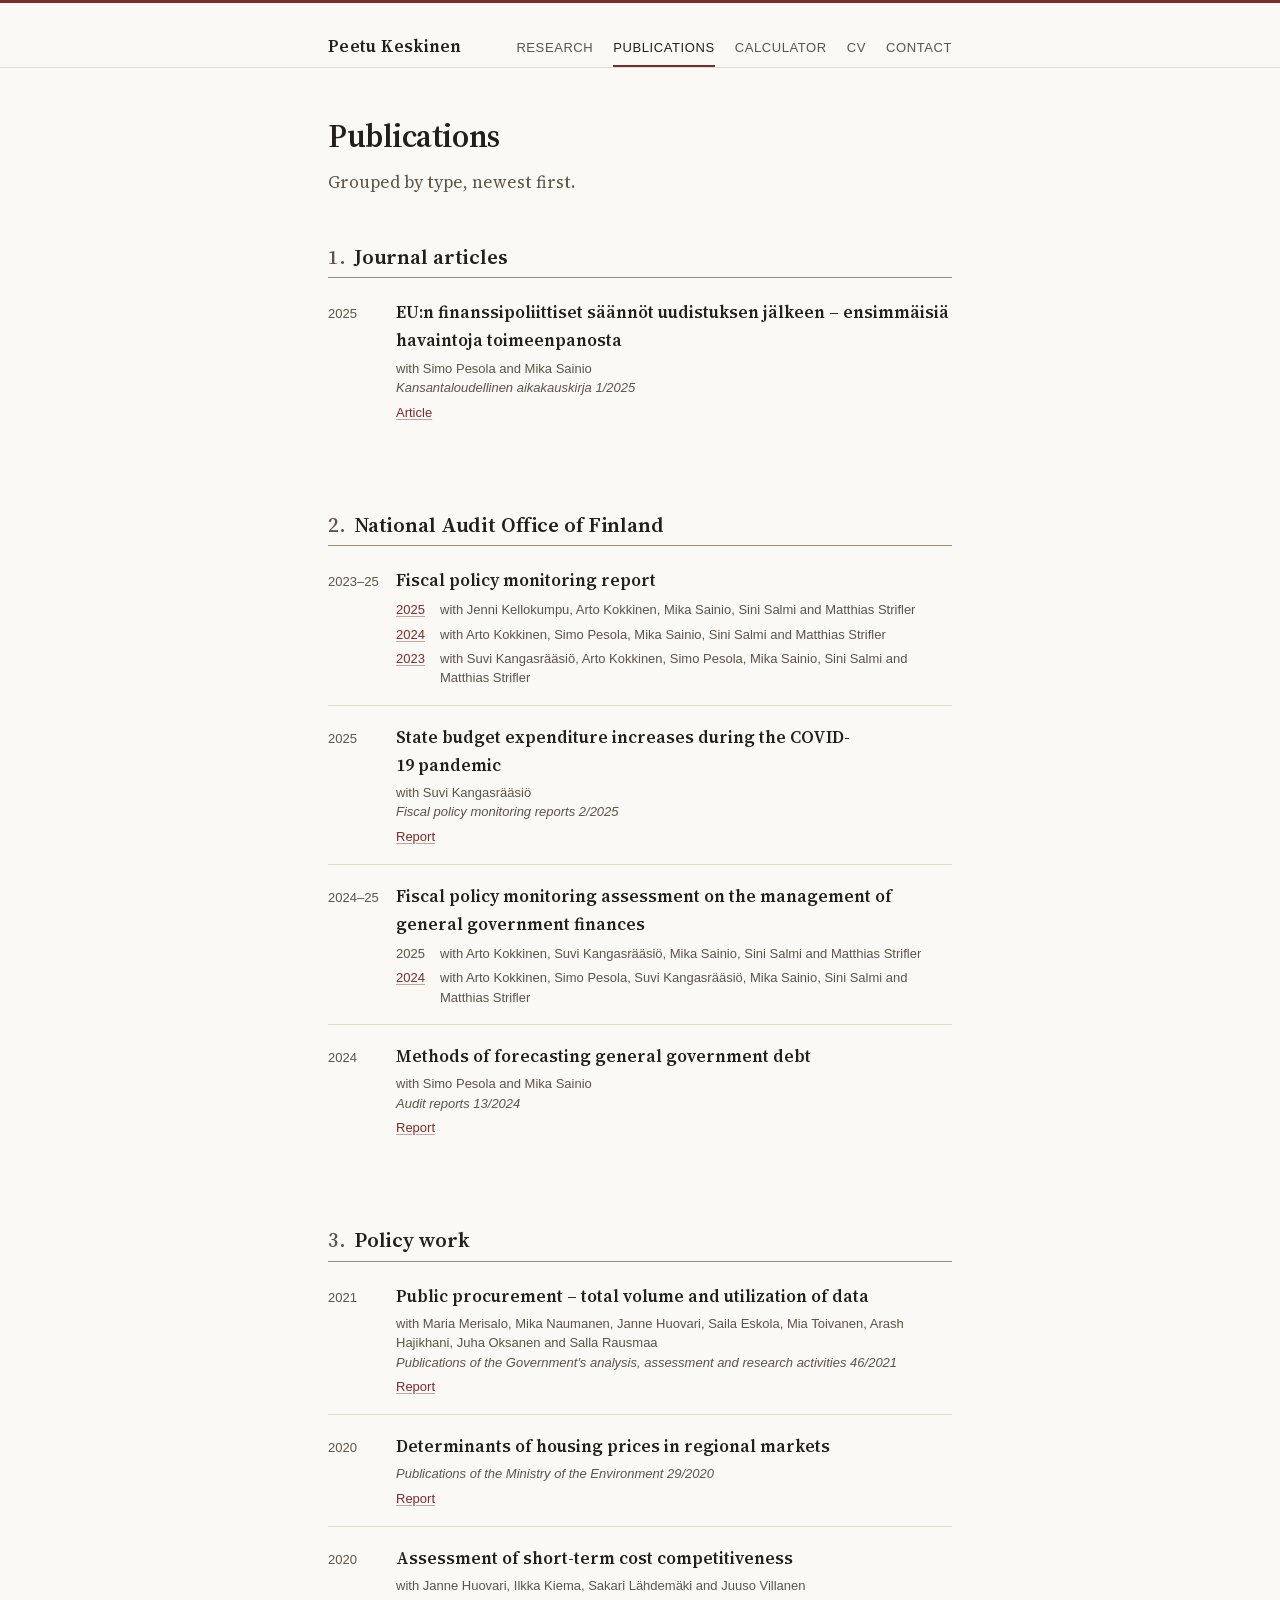
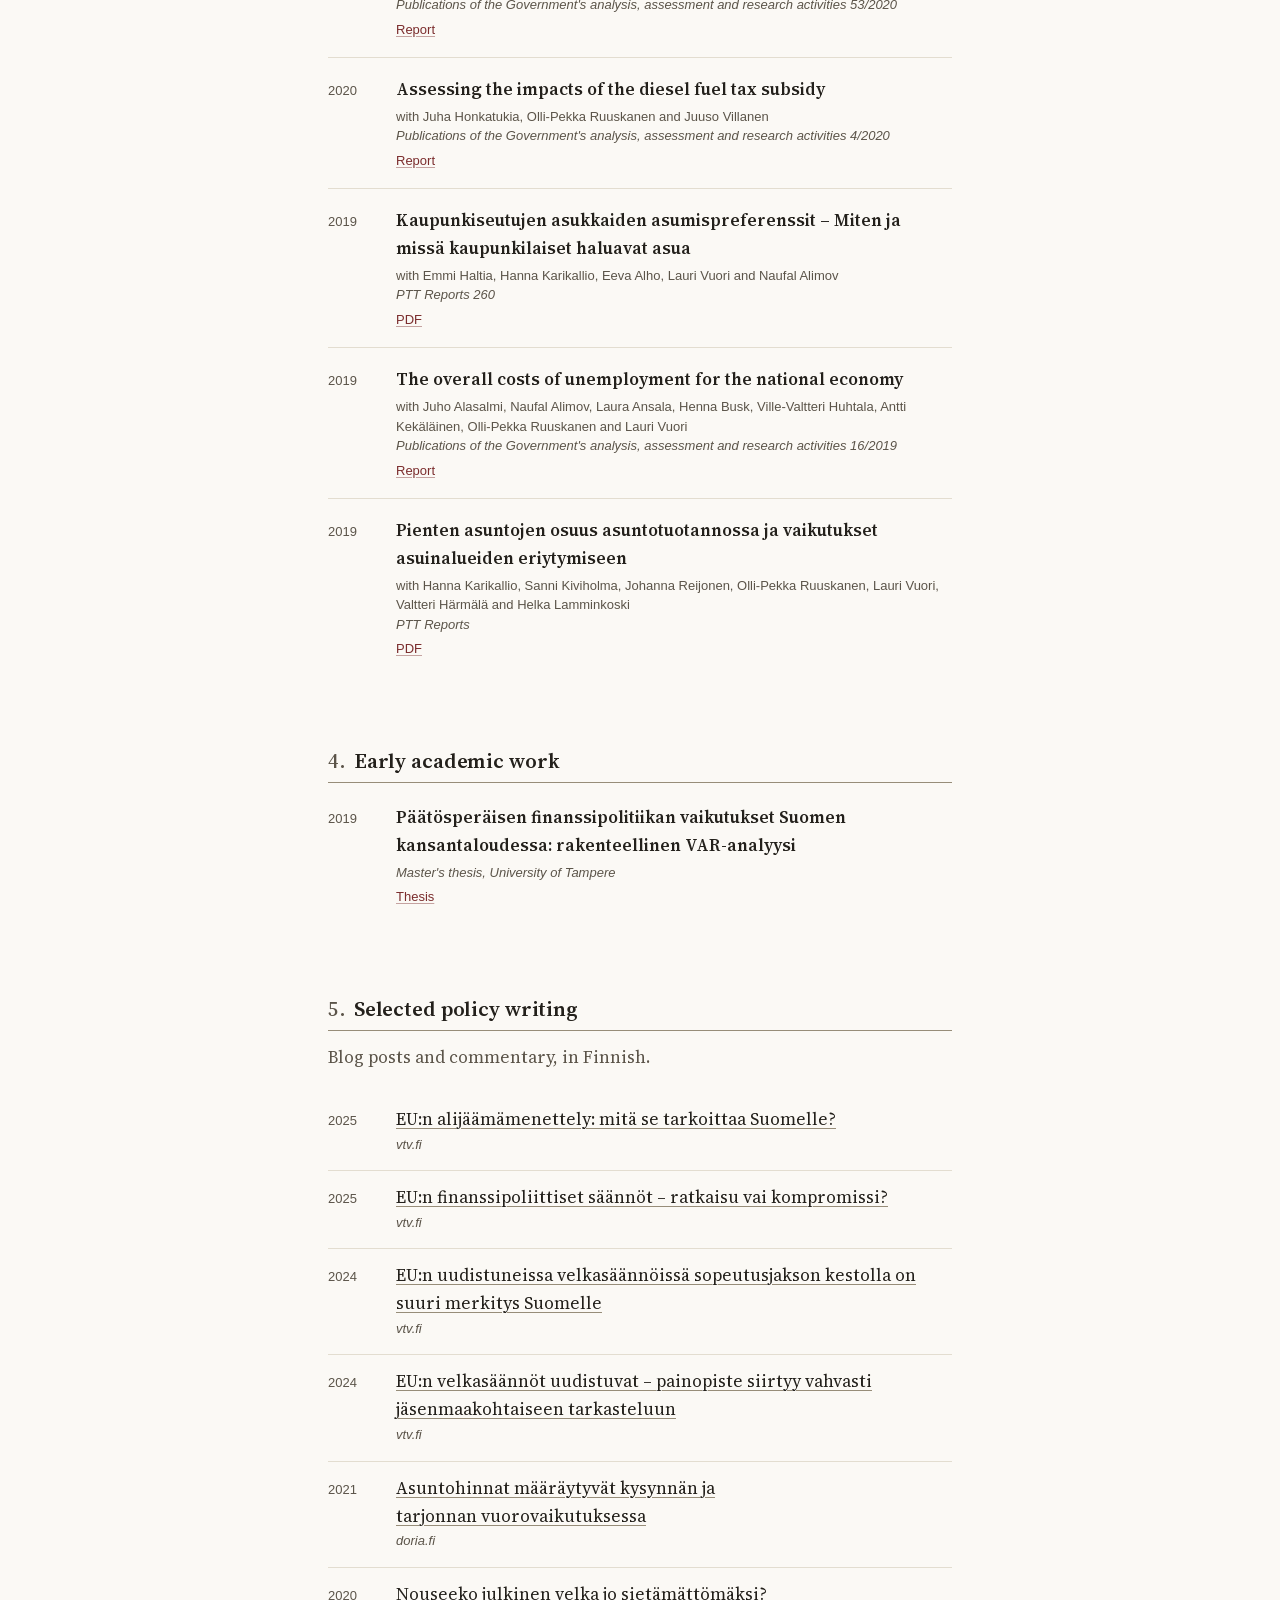
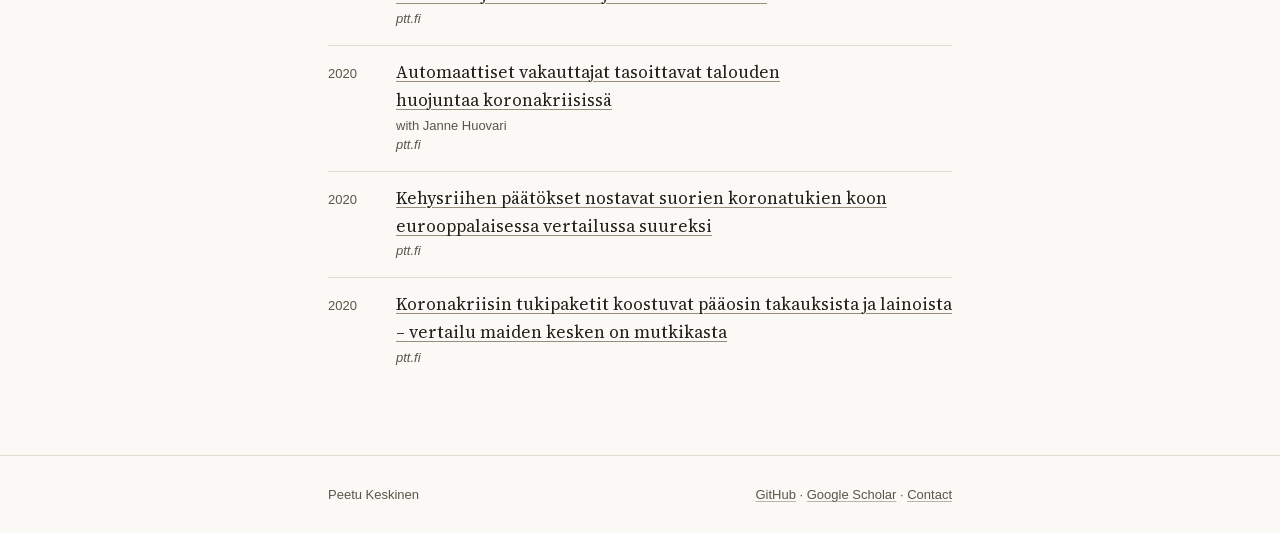
<file: publications.html>
<!DOCTYPE html>
<html lang="en">
<head>
<meta charset="utf-8">
<meta name="viewport" content="width=device-width, initial-scale=1">
<meta name="color-scheme" content="light dark">
<title>Publications — Peetu Keskinen</title>
<meta name="description" content="Publications by Peetu Keskinen: journal articles, fiscal policy monitoring reports for the National Audit Office of Finland, policy work and writing.">
<meta name="author" content="Peetu Keskinen">
<link rel="canonical" href="https://peetukeskinen.github.io/publications.html">
<meta property="og:type" content="website">
<meta property="og:site_name" content="Peetu Keskinen">
<meta property="og:title" content="Publications — Peetu Keskinen">
<meta property="og:description" content="Publications by Peetu Keskinen: journal articles, fiscal policy monitoring reports for the National Audit Office of Finland, policy work and writing.">
<meta property="og:url" content="https://peetukeskinen.github.io/publications.html">
<meta property="og:image" content="https://peetukeskinen.github.io/assets/portrait.jpg">
<meta property="og:image:alt" content="Peetu Keskinen">
<meta name="twitter:card" content="summary">
<meta name="twitter:title" content="Publications — Peetu Keskinen">
<meta name="twitter:description" content="Publications by Peetu Keskinen: journal articles, fiscal policy monitoring reports for the National Audit Office of Finland, policy work and writing.">
<meta name="twitter:image" content="https://peetukeskinen.github.io/assets/portrait.jpg">

<link rel="icon" href="assets/favicon.svg" type="image/svg+xml">
<link rel="preload" href="assets/fonts/source-serif-4-normal-latin.woff2" as="font" type="font/woff2" crossorigin>
<link rel="stylesheet" href="css/style.css?v=2026-09-26c">
</head>
<body>

<a class="skip-link" href="#main">Skip to main content</a>

<header class="site-header">
  <div class="container">
    <p class="site-title"><a href="index.html">Peetu Keskinen</a></p>
    <nav class="site-nav" aria-label="Main">
      <ul>
        <li><a href="research.html">Research</a></li>
        <li><a href="publications.html" aria-current="page">Publications</a></li>
        <li><a href="dsa.html">Calculator</a></li>
        <li><a href="cv.html">CV</a></li>
        <li><a href="contact.html">Contact</a></li>
      </ul>
    </nav>
  </div>
</header>

<main id="main">
  <div class="container">

    <h1>Publications</h1>
    <p class="page-intro">Grouped by type, newest first.</p>

    <!-- ====================================================================
         Bibliography entry template — copy a <li> and fill it in.
         The year hangs in the left gutter; coauthors and the outlet sit on
         their own lines under the title. Name the link for what it opens
         (Article, Report, PDF), not for the website it is on.

         <li class="biblio-item">
           <p class="biblio-head">
             <span class="biblio-title">Title</span>
             <span class="biblio-year">2026</span>
           </p>
           <p class="biblio-meta">
             <span class="biblio-authors">with A and B</span><span class="biblio-outlet">Series 1/2026</span>
           </p>
           <p class="biblio-links"><a href="https://…">Report</a></p>
         </li>

         Drop .biblio-meta entirely when there are no coauthors and no outlet.
         A report that comes out every year is one entry, with its editions
         listed under the title, each with its own coauthors:

         <ul class="biblio-editions">
           <li><a href="https://…">2026</a><span>with A and B</span></li>
         </ul>
         ==================================================================== -->

    <section aria-labelledby="articles">
      <h2 id="articles">Journal articles</h2>
      <ol class="biblio">
        <li class="biblio-item">
          <p class="biblio-head">
            <span class="biblio-title" lang="fi">EU:n finanssipoliittiset säännöt uudistuksen jälkeen – ensimmäisiä havaintoja toimeenpanosta</span>
            <span class="biblio-year">2025</span>
          </p>
          <p class="biblio-meta">
            <span class="biblio-authors">with Simo Pesola and Mika Sainio</span><span class="biblio-outlet" lang="fi">Kansantaloudellinen aikakauskirja 1/2025</span>
          </p>
          <p class="biblio-links"><a href="https://journal.fi/kak/article/view/157475">Article</a></p>
        </li>
      </ol>
    </section>

    <section aria-labelledby="naof">
      <h2 id="naof">National Audit Office of Finland</h2>
      <ol class="biblio">
        <li class="biblio-item">
          <p class="biblio-head">
            <span class="biblio-title">Fiscal policy monitoring report</span>
            <span class="biblio-year">2023–25</span>
          </p>
          <ul class="biblio-editions" aria-label="Editions">
            <li><a href="https://vtv.fi/raportti/finanssipolitiikan-valvonnan-raportti-2025/">2025</a><span>with Jenni Kellokumpu, Arto Kokkinen, Mika Sainio, Sini Salmi and Matthias Strifler</span></li>
            <li><a href="http://urn.fi/urn:nbn:vtv-R222024vp">2024</a><span>with Arto Kokkinen, Simo Pesola, Mika Sainio, Sini Salmi and Matthias Strifler</span></li>
            <li><a href="http://urn.fi/urn:nbn:vtv-R212023vp">2023</a><span>with Suvi Kangasrääsiö, Arto Kokkinen, Simo Pesola, Mika Sainio, Sini Salmi and Matthias Strifler</span></li>
          </ul>
        </li>
        <li class="biblio-item">
          <p class="biblio-head">
            <span class="biblio-title">State budget expenditure increases during the COVID-19 pandemic</span>
            <span class="biblio-year">2025</span>
          </p>
          <p class="biblio-meta">
            <span class="biblio-authors">with Suvi Kangasrääsiö</span><span class="biblio-outlet">Fiscal policy monitoring reports 2/2025</span>
          </p>
          <p class="biblio-links"><a href="https://vtv.fi/raportti/valtion-budjetin-menolisaykset-covid-19-pandemian-aikana/">Report</a></p>
        </li>
        <li class="biblio-item">
          <p class="biblio-head">
            <span class="biblio-title">Fiscal policy monitoring assessment on the management of general government finances</span>
            <span class="biblio-year">2024–25</span>
          </p>
          <ul class="biblio-editions" aria-label="Editions">
            <li><span>2025</span><span>with Arto Kokkinen, Suvi Kangasrääsiö, Mika Sainio, Sini Salmi and Matthias Strifler</span></li>
            <li><a href="https://vtv.fi/en/report/fiscal-policy-monitoring-assessment-on-the-management-of-general-government-finances-spring-2024/">2024</a><span>with Arto Kokkinen, Simo Pesola, Suvi Kangasrääsiö, Mika Sainio, Sini Salmi and Matthias Strifler</span></li>
          </ul>
        </li>
        <li class="biblio-item">
          <p class="biblio-head">
            <span class="biblio-title">Methods of forecasting general government debt</span>
            <span class="biblio-year">2024</span>
          </p>
          <p class="biblio-meta">
            <span class="biblio-authors">with Simo Pesola and Mika Sainio</span><span class="biblio-outlet">Audit reports 13/2024</span>
          </p>
          <p class="biblio-links"><a href="https://vtv.fi/en/report/methods-of-forecasting-general-government-debt/">Report</a></p>
        </li>
      </ol>
    </section>

    <section aria-labelledby="policy">
      <h2 id="policy">Policy work</h2>
      <ol class="biblio">
        <li class="biblio-item">
          <p class="biblio-head">
            <span class="biblio-title">Public procurement – total volume and utilization of data</span>
            <span class="biblio-year">2021</span>
          </p>
          <p class="biblio-meta">
            <span class="biblio-authors">with Maria Merisalo, Mika Naumanen, Janne Huovari, Saila Eskola, Mia Toivanen, Arash Hajikhani, Juha Oksanen and Salla Rausmaa</span><span class="biblio-outlet">Publications of the Government's analysis, assessment and research activities 46/2021</span>
          </p>
          <p class="biblio-links"><a href="http://urn.fi/URN:ISBN:978-952-383-267-1">Report</a></p>
        </li>
        <li class="biblio-item">
          <p class="biblio-head">
            <span class="biblio-title">Determinants of housing prices in regional markets</span>
            <span class="biblio-year">2020</span>
          </p>
          <p class="biblio-meta">
            <span class="biblio-outlet">Publications of the Ministry of the Environment 29/2020</span>
          </p>
          <p class="biblio-links"><a href="http://urn.fi/URN:ISBN:978-952-361-431-4">Report</a></p>
        </li>
        <li class="biblio-item">
          <p class="biblio-head">
            <span class="biblio-title">Assessment of short-term cost competitiveness</span>
            <span class="biblio-year">2020</span>
          </p>
          <p class="biblio-meta">
            <span class="biblio-authors">with Janne Huovari, Ilkka Kiema, Sakari Lähdemäki and Juuso Villanen</span><span class="biblio-outlet">Publications of the Government's analysis, assessment and research activities 53/2020</span>
          </p>
          <p class="biblio-links"><a href="http://urn.fi/URN:ISBN:978-952-383-069-1">Report</a></p>
        </li>
        <li class="biblio-item">
          <p class="biblio-head">
            <span class="biblio-title">Assessing the impacts of the diesel fuel tax subsidy</span>
            <span class="biblio-year">2020</span>
          </p>
          <p class="biblio-meta">
            <span class="biblio-authors">with Juha Honkatukia, Olli-Pekka Ruuskanen and Juuso Villanen</span><span class="biblio-outlet">Publications of the Government's analysis, assessment and research activities 4/2020</span>
          </p>
          <p class="biblio-links"><a href="http://urn.fi/URN:ISBN:978-952-287-824-3">Report</a></p>
        </li>
        <li class="biblio-item">
          <p class="biblio-head">
            <span class="biblio-title" lang="fi">Kaupunkiseutujen asukkaiden asumispreferenssit – Miten ja missä kaupunkilaiset haluavat asua</span>
            <span class="biblio-year">2019</span>
          </p>
          <p class="biblio-meta">
            <span class="biblio-authors">with Emmi Haltia, Hanna Karikallio, Eeva Alho, Lauri Vuori and Naufal Alimov</span><span class="biblio-outlet">PTT Reports 260</span>
          </p>
          <p class="biblio-links"><a href="https://www.ptt.fi/wp-content/uploads/media/ptt_rap260_yhdistetty1.pdf">PDF</a></p>
        </li>
        <li class="biblio-item">
          <p class="biblio-head">
            <span class="biblio-title">The overall costs of unemployment for the national economy</span>
            <span class="biblio-year">2019</span>
          </p>
          <p class="biblio-meta">
            <span class="biblio-authors">with Juho Alasalmi, Naufal Alimov, Laura Ansala, Henna Busk, Ville-Valtteri Huhtala, Antti Kekäläinen, Olli-Pekka Ruuskanen and Lauri Vuori</span><span class="biblio-outlet">Publications of the Government's analysis, assessment and research activities 16/2019</span>
          </p>
          <p class="biblio-links"><a href="http://urn.fi/URN:ISBN:978-952-287-645-4">Report</a></p>
        </li>
        <li class="biblio-item">
          <p class="biblio-head">
            <span class="biblio-title" lang="fi">Pienten asuntojen osuus asuntotuotannossa ja vaikutukset asuinalueiden eriytymiseen</span>
            <span class="biblio-year">2019</span>
          </p>
          <p class="biblio-meta">
            <span class="biblio-authors">with Hanna Karikallio, Sanni Kiviholma, Johanna Reijonen, Olli-Pekka Ruuskanen, Lauri Vuori, Valtteri Härmälä and Helka Lamminkoski</span><span class="biblio-outlet">PTT Reports</span>
          </p>
          <p class="biblio-links"><a href="https://www.ptt.fi/wp-content/uploads/media/pttrap262.pdf">PDF</a></p>
        </li>
      </ol>
    </section>

    <section aria-labelledby="early">
      <h2 id="early">Early academic work</h2>
      <ol class="biblio">
        <li class="biblio-item">
          <p class="biblio-head">
            <span class="biblio-title" lang="fi">Päätösperäisen finanssipolitiikan vaikutukset Suomen kansantaloudessa: rakenteellinen VAR-analyysi</span>
            <span class="biblio-year">2019</span>
          </p>
          <p class="biblio-meta">
            <span class="biblio-outlet">Master's thesis, University of Tampere</span>
          </p>
          <p class="biblio-links"><a href="http://urn.fi/URN:NBN:fi:uta-201811262900">Thesis</a></p>
        </li>
      </ol>
    </section>

    <section aria-labelledby="writing">
      <h2 id="writing">Selected policy writing</h2>
      <p class="page-intro">Blog posts and commentary, in Finnish.</p>
      <ol class="biblio biblio-compact">
        <li class="biblio-item">
          <p class="biblio-head">
            <span class="biblio-title" lang="fi"><a href="https://vtv.fi/2025/12/29/eun-alijaamamenettely-mita-se-tarkoittaa-suomelle/">EU:n alijäämämenettely: mitä se tarkoittaa Suomelle?</a></span>
            <span class="biblio-year">2025</span>
          </p>
          <p class="biblio-meta"><span class="biblio-outlet">vtv.fi</span></p>
        </li>
        <li class="biblio-item">
          <p class="biblio-head">
            <span class="biblio-title" lang="fi"><a href="https://vtv.fi/2025/02/25/eun-finanssipoliittiset-saannot-ratkaisu-vai-kompromissi/">EU:n finanssipoliittiset säännöt – ratkaisu vai kompromissi?</a></span>
            <span class="biblio-year">2025</span>
          </p>
          <p class="biblio-meta"><span class="biblio-outlet">vtv.fi</span></p>
        </li>
        <li class="biblio-item">
          <p class="biblio-head">
            <span class="biblio-title" lang="fi"><a href="https://vtv.fi/2024/03/28/eun-uudistuneissa-velkasaannoissa-sopeutusjakson-kestolla-on-suuri-merkitys-suomelle/">EU:n uudistuneissa velkasäännöissä sopeutusjakson kestolla on suuri merkitys Suomelle</a></span>
            <span class="biblio-year">2024</span>
          </p>
          <p class="biblio-meta"><span class="biblio-outlet">vtv.fi</span></p>
        </li>
        <li class="biblio-item">
          <p class="biblio-head">
            <span class="biblio-title" lang="fi"><a href="https://vtv.fi/2024/03/22/eun-velkasaannot-uudistuvat-painopiste-siirtyy-vahvasti-jasenmaakohtaiseen-tarkasteluun/">EU:n velkasäännöt uudistuvat – painopiste siirtyy vahvasti jäsenmaakohtaiseen tarkasteluun</a></span>
            <span class="biblio-year">2024</span>
          </p>
          <p class="biblio-meta"><span class="biblio-outlet">vtv.fi</span></p>
        </li>
        <li class="biblio-item">
          <p class="biblio-head">
            <span class="biblio-title" lang="fi"><a href="https://www.doria.fi/bitstream/handle/10024/185074/Taloustieteen-taju-Web.pdf?sequence=1">Asuntohinnat määräytyvät kysynnän ja tarjonnan vuorovaikutuksessa</a></span>
            <span class="biblio-year">2021</span>
          </p>
          <p class="biblio-meta"><span class="biblio-outlet">doria.fi</span></p>
        </li>
        <li class="biblio-item">
          <p class="biblio-head">
            <span class="biblio-title" lang="fi"><a href="https://www.ptt.fi/nouseeko-julkinen-velka-jo-sietamattomaksi/">Nouseeko julkinen velka jo sietämättömäksi?</a></span>
            <span class="biblio-year">2020</span>
          </p>
          <p class="biblio-meta"><span class="biblio-outlet">ptt.fi</span></p>
        </li>
        <li class="biblio-item">
          <p class="biblio-head">
            <span class="biblio-title" lang="fi"><a href="https://www.ptt.fi/janne-huovari-ja-peetu-keskinen-automaattiset-vakauttajat-tasoittavat-talouden-huojuntaa-koronakriisissa/">Automaattiset vakauttajat tasoittavat talouden huojuntaa koronakriisissä</a></span>
            <span class="biblio-year">2020</span>
          </p>
          <p class="biblio-meta">
            <span class="biblio-authors">with Janne Huovari</span><span class="biblio-outlet">ptt.fi</span>
          </p>
        </li>
        <li class="biblio-item">
          <p class="biblio-head">
            <span class="biblio-title" lang="fi"><a href="https://www.ptt.fi/kehysriihen-paatokset-nostavat-suorien-koronatukien-koon-eurooppalaisessa-vertailussa-suureksi/">Kehysriihen päätökset nostavat suorien koronatukien koon eurooppalaisessa vertailussa suureksi</a></span>
            <span class="biblio-year">2020</span>
          </p>
          <p class="biblio-meta"><span class="biblio-outlet">ptt.fi</span></p>
        </li>
        <li class="biblio-item">
          <p class="biblio-head">
            <span class="biblio-title" lang="fi"><a href="https://www.ptt.fi/koronakriisin-tukipaketit-koostuvat-paaosin-takauksista-ja-lainoista-vertailu-maiden-kesken-on-mutkikasta/">Koronakriisin tukipaketit koostuvat pääosin takauksista ja lainoista – vertailu maiden kesken on mutkikasta</a></span>
            <span class="biblio-year">2020</span>
          </p>
          <p class="biblio-meta"><span class="biblio-outlet">ptt.fi</span></p>
        </li>
      </ol>
    </section>

  </div>
</main>

<footer class="site-footer">
  <div class="container">
    <p>Peetu Keskinen</p>
    <p>
      <a href="https://github.com/peetukeskinen">GitHub</a> ·
      <a href="https://scholar.google.com/citations?user=zKnmVV0AAAAJ">Google Scholar</a> ·
      <a href="contact.html">Contact</a>
    </p>
  </div>
</footer>

</body>
</html>
</file>
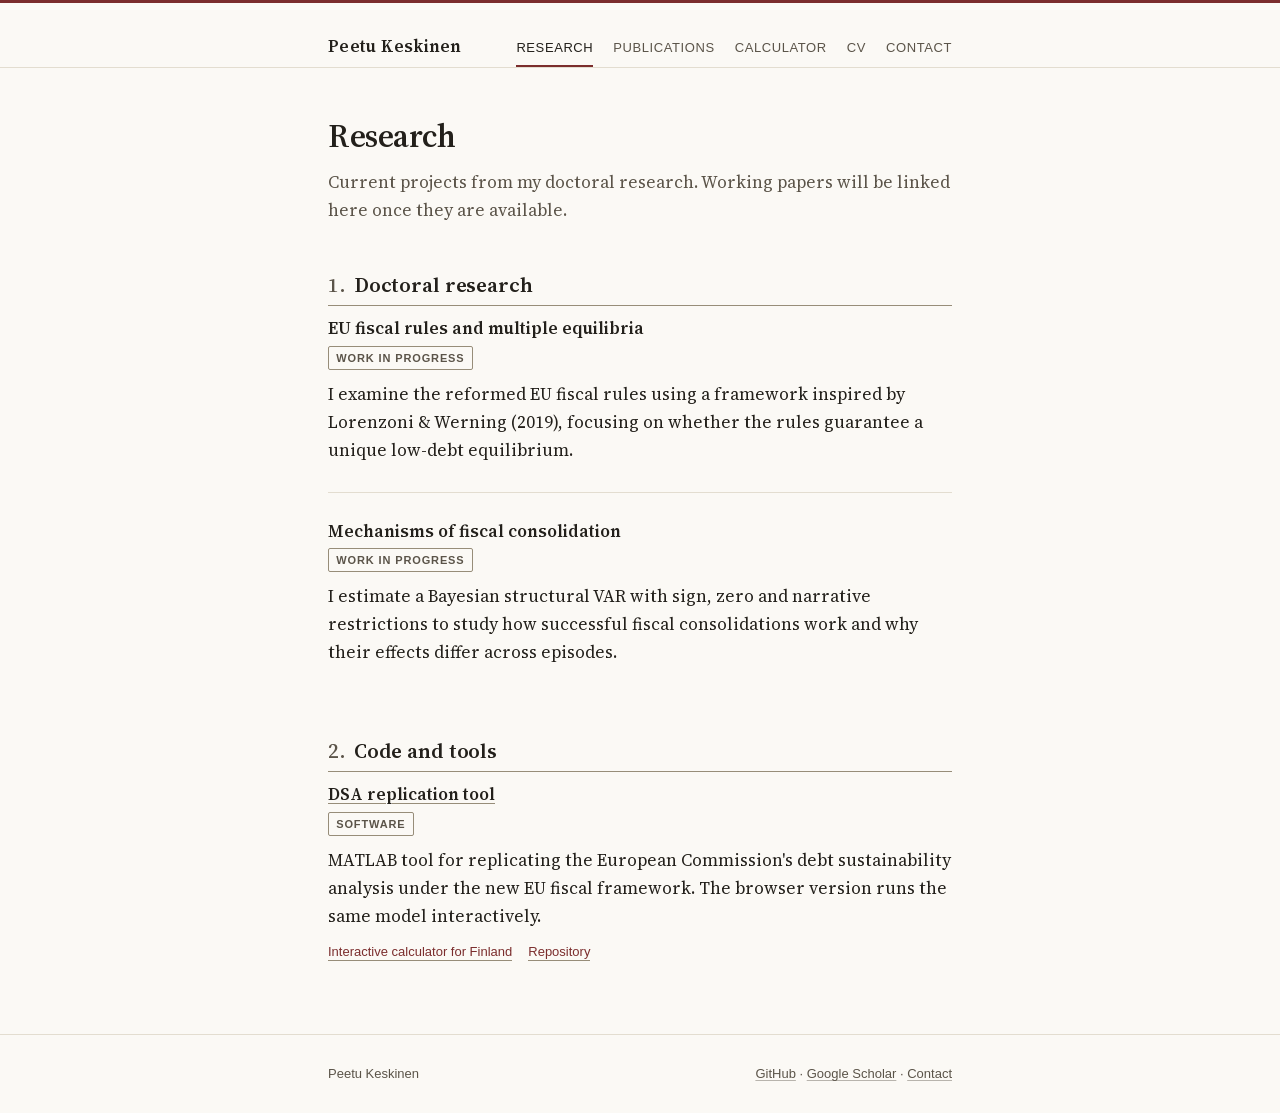
<file: research.html>
<!DOCTYPE html>
<html lang="en">
<head>
<meta charset="utf-8">
<meta name="viewport" content="width=device-width, initial-scale=1">
<meta name="color-scheme" content="light dark">
<title>Research — Peetu Keskinen</title>
<meta name="description" content="Doctoral research by Peetu Keskinen on EU fiscal rules and multiple equilibria and on the mechanisms of fiscal consolidation, with code and tools for fiscal policy analysis.">
<meta name="author" content="Peetu Keskinen">
<link rel="canonical" href="https://peetukeskinen.github.io/research.html">
<meta property="og:type" content="website">
<meta property="og:site_name" content="Peetu Keskinen">
<meta property="og:title" content="Research — Peetu Keskinen">
<meta property="og:description" content="Doctoral research by Peetu Keskinen on EU fiscal rules and multiple equilibria and on the mechanisms of fiscal consolidation, with code and tools for fiscal policy analysis.">
<meta property="og:url" content="https://peetukeskinen.github.io/research.html">
<meta property="og:image" content="https://peetukeskinen.github.io/assets/portrait.jpg">
<meta property="og:image:alt" content="Peetu Keskinen">
<meta name="twitter:card" content="summary">
<meta name="twitter:title" content="Research — Peetu Keskinen">
<meta name="twitter:description" content="Doctoral research by Peetu Keskinen on EU fiscal rules and multiple equilibria and on the mechanisms of fiscal consolidation, with code and tools for fiscal policy analysis.">
<meta name="twitter:image" content="https://peetukeskinen.github.io/assets/portrait.jpg">

<link rel="icon" href="assets/favicon.svg" type="image/svg+xml">
<link rel="preload" href="assets/fonts/source-serif-4-normal-latin.woff2" as="font" type="font/woff2" crossorigin>
<link rel="stylesheet" href="css/style.css?v=2026-09-26c">
</head>
<body>

<a class="skip-link" href="#main">Skip to main content</a>

<header class="site-header">
  <div class="container">
    <p class="site-title"><a href="index.html">Peetu Keskinen</a></p>
    <nav class="site-nav" aria-label="Main">
      <ul>
        <li><a href="research.html" aria-current="page">Research</a></li>
        <li><a href="publications.html">Publications</a></li>
        <li><a href="dsa.html">Calculator</a></li>
        <li><a href="cv.html">CV</a></li>
        <li><a href="contact.html">Contact</a></li>
      </ul>
    </nav>
  </div>
</header>

<main id="main">
  <div class="container">

    <h1>Research</h1>
    <p class="page-intro">
      Current projects from my doctoral research. Working papers will be linked here
      once they are available.
    </p>

    <section aria-labelledby="dissertation">
      <h2 id="dissertation">Doctoral research</h2>

      <!-- ==================================================================
           Entry template — copy one block and fill it in.
           Every element below the title is optional; delete what you lack.

           <article class="entry">
             <h3 class="entry-title">Paper title</h3>
             <p class="entry-meta">
               <span class="entry-authors">with Coauthor One and Coauthor Two</span>
               <span class="entry-status">Working paper</span>
             </p>
             <p class="entry-abstract">Short abstract.</p>
             <ul class="entry-links">
               <li><a href="papers/filename.pdf">PDF</a></li>
               <li><a href="https://github.com/peetukeskinen/repo">Code</a></li>
               <li><a href="papers/filename-appendix.pdf">Supplementary material</a></li>
               <li><a href="https://…">Replication files</a></li>
             </ul>
           </article>

           Use <span class="pending">…</span> inside .entry-links for a resource
           that is announced but does not exist yet, so nothing links to a 404.
           =================================================================== -->

      <article class="entry">
        <h3 class="entry-title">EU fiscal rules and multiple equilibria</h3>
        <p class="entry-meta">
          <span class="entry-status">Work in progress</span>
        </p>
        <p class="entry-abstract">
          I examine the reformed EU fiscal rules using a framework inspired by
          Lorenzoni &amp; Werning (2019), focusing on whether the rules guarantee a
          unique low-debt equilibrium.
        </p>
      </article>

      <article class="entry">
        <h3 class="entry-title">Mechanisms of fiscal consolidation</h3>
        <p class="entry-meta">
          <span class="entry-status">Work in progress</span>
        </p>
        <p class="entry-abstract">
          I estimate a Bayesian structural VAR with sign, zero and narrative restrictions
          to study how successful fiscal consolidations work and why their effects differ
          across episodes.
        </p>
      </article>

    </section>

    <section aria-labelledby="code">
      <h2 id="code">Code and tools</h2>

      <article class="entry">
        <h3 class="entry-title">
          <a href="https://github.com/peetukeskinen/DSA5.1v">DSA replication tool</a>
        </h3>
        <p class="entry-meta">
          <span class="entry-status">Software</span>
        </p>
        <p class="entry-abstract">
          MATLAB tool for replicating the European Commission's debt sustainability
          analysis under the new EU fiscal framework. The browser version runs the
          same model interactively.
        </p>
        <ul class="entry-links">
          <li><a href="dsa.html">Interactive calculator for Finland</a></li>
          <li><a href="https://github.com/peetukeskinen/DSA5.1v">Repository</a></li>
        </ul>
      </article>
    </section>

  </div>
</main>

<footer class="site-footer">
  <div class="container">
    <p>Peetu Keskinen</p>
    <p>
      <a href="https://github.com/peetukeskinen">GitHub</a> ·
      <a href="https://scholar.google.com/citations?user=zKnmVV0AAAAJ">Google Scholar</a> ·
      <a href="contact.html">Contact</a>
    </p>
  </div>
</footer>

</body>
</html>
</file>
<file: css/style.css>
/* ==========================================================================
   Peetu Keskinen — personal academic site
   Single stylesheet. No build step, no dependencies.

   Contents
     1. Tokens
     2. Base & typography
     3. Layout
     4. Header & navigation
     5. Footer
     6. Prose components (identity, portrait, facts, notes)
     7. Research entries      -> .entry  (reusable project pattern)
     8. Publication lists     -> .biblio (reusable bibliography pattern)
     9. Utilities
    10. Responsive adjustments
    11. DSA calculator       -> dsa.html
    12. Print
   ========================================================================== */


/* 1. Tokens ---------------------------------------------------------------- */

/* Source Serif 4 (SIL Open Font License, assets/fonts/OFL.txt), self-hosted so
   every browser shows the same face. Variable in weight and optical size, with
   real lining and tabular figures. Latin-ext loads only when a page uses it. */
@font-face {
  font-family: "Source Serif 4";
  font-style: normal;
  font-weight: 400 700;
  font-display: swap;
  src: url("../assets/fonts/source-serif-4-normal-latin.woff2") format("woff2");
  unicode-range: U+0000-00FF, U+0131, U+0152-0153, U+02BB-02BC, U+02C6, U+02DA, U+02DC, U+0304, U+0308, U+0329, U+2000-206F, U+20AC, U+2122, U+2191, U+2193, U+2212, U+2215, U+FEFF, U+FFFD;
}

@font-face {
  font-family: "Source Serif 4";
  font-style: normal;
  font-weight: 400 700;
  font-display: swap;
  src: url("../assets/fonts/source-serif-4-normal-latin-ext.woff2") format("woff2");
  unicode-range: U+0100-02BA, U+02BD-02C5, U+02C7-02CC, U+02CE-02D7, U+02DD-02FF, U+0304, U+0308, U+0329, U+1D00-1DBF, U+1E00-1E9F, U+1EF2-1EFF, U+2020, U+20A0-20AB, U+20AD-20C0, U+2113, U+2C60-2C7F, U+A720-A7FF;
}

@font-face {
  font-family: "Source Serif 4";
  font-style: italic;
  font-weight: 400 700;
  font-display: swap;
  src: url("../assets/fonts/source-serif-4-italic-latin.woff2") format("woff2");
  unicode-range: U+0000-00FF, U+0131, U+0152-0153, U+02BB-02BC, U+02C6, U+02DA, U+02DC, U+0304, U+0308, U+0329, U+2000-206F, U+20AC, U+2122, U+2191, U+2193, U+2212, U+2215, U+FEFF, U+FFFD;
}

@font-face {
  font-family: "Source Serif 4";
  font-style: italic;
  font-weight: 400 700;
  font-display: swap;
  src: url("../assets/fonts/source-serif-4-italic-latin-ext.woff2") format("woff2");
  unicode-range: U+0100-02BA, U+02BD-02C5, U+02C7-02CC, U+02CE-02D7, U+02DD-02FF, U+0304, U+0308, U+0329, U+1D00-1DBF, U+1E00-1E9F, U+1EF2-1EFF, U+2020, U+20A0-20AB, U+20AD-20C0, U+2113, U+2C60-2C7F, U+A720-A7FF;
}

:root {
  /* Native controls, scrollbars and the canvas follow the colour scheme too. */
  color-scheme: light dark;

  /* Warm paper palette: cream ground, warm ink, muted oxblood accent.
     Contrast on --bg: ink 15.4:1, muted 7.1:1, link 8.9:1 — all AAA.
     --rule-strong is 3.1:1, the non-text threshold for borders. */
  --bg:            #fbf9f5;
  --bg-inset:      #f2eee5;
  --ink:           #23201b;
  --ink-muted:     #5b5449;
  --rule:          #e3ddd0;
  --rule-strong:   #978d79;
  --link:          #7b2d2d;
  --link-hover:    #5c1f1f;
  --focus:         #7b2d2d;
  --accent:        #7b2d2d;

  --serif: "Source Serif 4", Georgia, "Times New Roman", Times, serif;
  --sans:  -apple-system, BlinkMacSystemFont, "Segoe UI", Helvetica, Arial, sans-serif;

  --measure:   42rem;   /* readable line length for prose            */
  --label-col: 9rem;    /* date gutter on the CV, label column of .facts */
  --gutter:    1.5rem;
  --space-sm:  0.75rem;
  --space-md:  1.75rem;
  --space-lg:  3rem;
  --space-xl:  4.5rem;
}

@media (prefers-color-scheme: dark) {
  :root {
    --bg:          #1a1815;
    --bg-inset:    #232019;
    --ink:         #ece7dd;
    --ink-muted:   #a9a294;
    --rule:        #35312b;
    --rule-strong: #6b6458;
    --link:        #dda6a0;
    --link-hover:  #f0c8c4;
    --focus:       #dda6a0;
    --accent:      #b3736c;
  }
}


/* 2. Base & typography ----------------------------------------------------- */

*,
*::before,
*::after { box-sizing: border-box; }

html {
  -webkit-text-size-adjust: 100%;
  scroll-behavior: smooth;
}

@media (prefers-reduced-motion: reduce) {
  html { scroll-behavior: auto; }
  * { transition: none !important; }
}

body {
  margin: 0;
  background: var(--bg);
  color: var(--ink);
  font-family: var(--serif);
  font-size: 1.0625rem;      /* 17px */
  line-height: 1.65;
  font-kerning: normal;
  text-rendering: optimizeLegibility;
  -webkit-font-smoothing: antialiased;
  border-top: 3px solid var(--accent);   /* single restrained accent */
}

::selection { background: #ecdcd6; color: #3a1616; }

@media (prefers-color-scheme: dark) {
  ::selection { background: #543430; color: #f7ebe8; }
}

h1, h2, h3, h4 {
  font-weight: 600;
  line-height: 1.25;
  margin: 0 0 var(--space-sm);
  text-wrap: balance;
}

h1 {
  font-size: 2rem;
  letter-spacing: -0.014em;
}

h2 {
  font-size: 1.3rem;
  letter-spacing: -0.006em;
  margin-top: var(--space-xl);
  padding-bottom: 0.45rem;
  border-bottom: 1px solid var(--rule-strong);
}

/* Sections are numbered per page, as in a paper. Numbering is generated by
   CSS, so adding, reordering or removing a <section> needs no renumbering. */
main { counter-reset: section; }

main h2 { counter-increment: section; }

main h2::before {
  content: counter(section) ".";
  margin-right: 0.5rem;
  color: var(--ink-muted);
  font-variant-numeric: tabular-nums;
  font-weight: 500;
}

/* First heading after a page intro should not push down as far. */
h1 + h2,
h1 + section h2,
.page-intro + section h2,
.lead + section h2 { margin-top: var(--space-lg); }

h3 {
  font-size: 1.0625rem;
  margin-top: var(--space-md);
}

[id] { scroll-margin-top: 1.5rem; }

/* Small-caps section label, used sparingly. */
.eyebrow {
  font-family: var(--sans);
  font-size: 0.75rem;
  font-weight: 600;
  letter-spacing: 0.09em;
  text-transform: uppercase;
  color: var(--ink-muted);
  margin: 0 0 var(--space-sm);
}

p { margin: 0 0 1.05em; text-wrap: pretty; }

a {
  color: var(--link);
  text-decoration: underline;
  text-decoration-thickness: 1px;
  text-decoration-color: color-mix(in srgb, currentColor 42%, transparent);
  text-underline-offset: 0.16em;
  transition: color 0.12s ease, text-decoration-color 0.12s ease;
}

a:hover {
  color: var(--link-hover);
  text-decoration-color: currentColor;
}

/* One focus ring for everything a keyboard can reach, in the site's colour
   rather than each browser's default. */
:where(a, button, input, select, textarea, summary):focus-visible {
  outline: 2px solid var(--focus);
  outline-offset: 2px;
  border-radius: 2px;
}

:where(ul, ol) { padding-left: 1.25rem; margin: 0 0 1.05em; }
li { margin-bottom: 0.35em; }

hr {
  border: 0;
  border-top: 1px solid var(--rule);
  margin: var(--space-lg) 0;
}

abbr[title] { text-decoration: none; border-bottom: 1px dotted var(--rule-strong); }

code {
  font-family: ui-monospace, SFMono-Regular, Menlo, Consolas, monospace;
  font-size: 0.875em;
  background: var(--bg-inset);
  padding: 0.1em 0.35em;
  border-radius: 3px;
}


/* 3. Layout ---------------------------------------------------------------- */

.container {
  width: 100%;
  max-width: var(--measure);
  margin-inline: auto;
  padding-inline: var(--gutter);
}

main { padding-block: var(--space-lg) var(--space-xl); }

/* Skip link — visible only to keyboard users, on focus. */
.skip-link {
  position: absolute;
  left: -9999px;
  top: 0;
  background: var(--ink);
  color: var(--bg);
  padding: 0.6rem 1rem;
  font-family: var(--sans);
  font-size: 0.875rem;
  text-decoration: none;
  z-index: 10;
}

.skip-link:focus { left: 0.5rem; top: 0.5rem; }


/* 4. Header & navigation --------------------------------------------------- */

.site-header {
  border-bottom: 1px solid var(--rule);
  padding-block: var(--space-md) 0;
}

.site-header .container {
  display: flex;
  flex-wrap: wrap;
  align-items: baseline;
  justify-content: space-between;
  gap: 0.5rem 1.25rem;
}

.site-title {
  font-family: var(--serif);
  font-size: 1.0625rem;
  font-weight: 600;
  letter-spacing: 0.015em;
  margin: 0;
}

.site-title a { color: var(--ink); text-decoration: none; }
.site-title a:hover { color: var(--link); }

.site-nav ul {
  display: flex;
  flex-wrap: wrap;
  gap: 0 1.25rem;
  list-style: none;
  margin: 0;
  padding: 0;
}

.site-nav li { margin: 0; }

.site-nav a {
  display: inline-block;
  font-family: var(--sans);
  font-size: 0.8125rem;
  letter-spacing: 0.045em;
  text-transform: uppercase;
  color: var(--ink-muted);
  text-decoration: none;
  padding: 0.4rem 0;
  border-bottom: 2px solid transparent;
}

.site-nav a:hover { color: var(--ink); border-bottom-color: var(--rule-strong); }

/* Current page: marked with aria-current="page" in the HTML. */
.site-nav a[aria-current="page"] {
  color: var(--ink);
  border-bottom-color: var(--accent);
}


/* 5. Footer ---------------------------------------------------------------- */

.site-footer {
  border-top: 1px solid var(--rule);
  padding-block: var(--space-md);
  font-family: var(--sans);
  font-size: 0.8125rem;
  color: var(--ink-muted);
}

.site-footer .container {
  display: flex;
  flex-wrap: wrap;
  gap: 0.4rem 1.25rem;
  justify-content: space-between;
}

.site-footer p { margin: 0; }
.site-footer a { color: var(--ink-muted); }
.site-footer a:hover { color: var(--link); }


/* 6. Prose components ------------------------------------------------------ */

/* Homepage name block, with optional portrait alongside. */
.identity {
  display: flex;
  flex-wrap: wrap;
  align-items: center;
  justify-content: space-between;
  gap: var(--space-md);
  margin-bottom: var(--space-md);
}

.identity-text { flex: 1 1 15rem; }

.identity h1 {
  font-size: 2.3rem;
  margin-bottom: 0.35rem;
}

.identity .role {
  font-family: var(--sans);
  font-size: 0.8125rem;
  font-weight: 500;
  letter-spacing: 0.1em;
  text-transform: uppercase;
  color: var(--ink-muted);
  margin: 0;
}

/* The links a visitor most often wants, straight under the name. Styled as
   .entry-links, which it extends. */
.identity .quick-links { margin-top: 0.85rem; font-size: 0.875rem; }

/* A short list set as one run of text, with middots between the items. The
   dot stays with the item before it, so a wrapped line never starts with one. */
.inline-list { list-style: none; padding: 0; }
.inline-list li { display: inline; margin: 0; white-space: nowrap; }
.inline-list li:not(:last-child)::after { content: "\00a0·"; color: var(--ink-muted); }

/* Project entries on the home page: the research-page pattern, tighter. */
.entries-compact .entry { padding-top: 0.9rem; }
.entries-compact .entry:first-of-type { padding-top: 0; }
.entries-compact .entry + .entry { margin-top: 0.9rem; }
.entries-compact .entry-title { margin-bottom: 0.2rem; }
.entries-compact .entry-abstract { margin-bottom: 0; }
.entries-compact + p { margin-top: var(--space-md); }

/* Portrait. Hidden automatically until assets/portrait.jpg exists — see the
   onerror attribute in index.html — so a missing file never shows as broken. */
.portrait {
  flex: 0 0 auto;
  margin: 0;
}

.portrait img {
  display: block;
  width: 155px;
  height: 155px;
  object-fit: cover;
  border-radius: 3px;
  border: 1px solid var(--rule);
}

.lead { font-size: 1.15rem; line-height: 1.6; }

.page-intro { color: var(--ink-muted); margin-bottom: var(--space-md); }

/* A closing line after the last section of a page, e.g. references on the CV. */
.cv-closing { margin-top: var(--space-lg); }

/* Label/value rows — contact details, CV facts. The label column matches the
   CV's date gutter, so every label/value pair on the site shares one axis. */
.facts {
  display: grid;
  grid-template-columns: var(--label-col) 1fr;
  gap: 0.55rem 1.25rem;
  margin: 0 0 1.05em;
}

.facts dt {
  font-family: var(--sans);
  font-size: 0.75rem;
  font-weight: 600;
  letter-spacing: 0.07em;
  text-transform: uppercase;
  color: var(--ink-muted);
  padding-top: 0.3em;
}

.facts dd { margin: 0; }

/* Placeholder / status note. Deliberately plain, never styled as content. */
.note {
  border-left: 3px solid var(--rule-strong);
  background: var(--bg-inset);
  padding: 0.85rem 1.1rem;
  margin: 0 0 1.05em;
  font-size: 0.9375rem;
  color: var(--ink-muted);
}

.note :last-child { margin-bottom: 0; }


/* 7. Research entries ------------------------------------------------------
   Reusable pattern for a paper or project. Every part below the title is
   optional — drop the elements you do not have and the layout still holds.

   <article class="entry">
     <h3 class="entry-title">Title</h3>            (or wrap in <a> when linked)
     <p class="entry-meta">
       <span class="entry-authors">with A and B</span>
       <span class="entry-status">Work in progress</span>
     </p>
     <p class="entry-abstract">Short abstract.</p>
     <ul class="entry-links">
       <li><a href="papers/x.pdf">PDF</a></li>
       <li><a href="...">Code</a></li>
       <li><a href="...">Replication files</a></li>
     </ul>
   </article>
   -------------------------------------------------------------------------- */

.entry {
  padding-top: var(--space-md);
  border-top: 1px solid var(--rule);
}

.entry:first-of-type { border-top: 0; padding-top: 0; }

.entry-title {
  font-size: 1.0625rem;
  margin: 0 0 0.4rem;
}

.entry-title a { color: var(--ink); text-decoration-color: var(--rule-strong); }
.entry-title a:hover { color: var(--link); }

.entry-meta {
  display: flex;
  flex-wrap: wrap;
  align-items: baseline;
  gap: 0.4rem 0.75rem;
  font-family: var(--sans);
  font-size: 0.8125rem;
  color: var(--ink-muted);
  margin: 0 0 0.6rem;
}

/* Status marker. A hairline outline, not a coloured pill.
   Always sits on its own line inside .entry-meta — on research entries and,
   in the same form, on CV items. */
.entry-status {
  font-family: var(--sans);
  font-size: 0.6875rem;
  font-weight: 600;
  letter-spacing: 0.08em;
  text-transform: uppercase;
  color: var(--ink-muted);
  border: 1px solid var(--rule-strong);
  border-radius: 2px;
  padding: 0.12rem 0.45rem;
  white-space: nowrap;
}

.entry-abstract { margin-bottom: 0.7rem; }

.entry-links {
  display: flex;
  flex-wrap: wrap;
  gap: 0.35rem 1rem;
  list-style: none;
  margin: 0;
  padding: 0;
  font-family: var(--sans);
  font-size: 0.8125rem;
}

.entry-links li { margin: 0; }

.entry-links a {
  text-decoration: none;
  border-bottom: 1px solid var(--rule-strong);
  padding-bottom: 1px;
}

.entry-links a:hover { border-bottom-color: currentColor; }

/* Marks a resource that is announced but not yet available. */
.entry-links .pending {
  color: var(--ink-muted);
  border-bottom: 1px dotted var(--rule-strong);
  cursor: default;
}

.entry + .entry { margin-top: var(--space-md); }


/* 8. Bibliography ----------------------------------------------------------
   One entry = one <li class="biblio-item">, separated by a hairline rule so
   it is always clear where an entry starts and ends. The year hangs in a
   left gutter, as the dates do on the CV, so each list reads as a chronology.

   year   title                                  (.biblio-head)
          coauthors                              (.biblio-meta)
          outlet
          link                                   (.biblio-links)

   <li class="biblio-item">
     <p class="biblio-head">
       <span class="biblio-title">Title</span>
       <span class="biblio-year">2026</span>
     </p>
     <p class="biblio-meta">
       <span class="biblio-authors">with A and B</span><span class="biblio-outlet">Series 1/2026</span>
     </p>
     <p class="biblio-links"><a href="…">Report</a></p>
   </li>

   Omit .biblio-meta entirely when there are neither coauthors nor an outlet.
   Name the link for what it opens (Article, Report, PDF), not for its host.

   A report that comes out every year is one entry, with its editions listed
   underneath, each with its own coauthors:

     <ul class="biblio-editions">
       <li><a href="…">2025</a><span>with A and B</span></li>
     </ul>
   -------------------------------------------------------------------------- */

.biblio {
  list-style: none;
  margin: 0;
  padding: 0;
}

.biblio-item {
  display: grid;
  grid-template-columns: 3.5rem minmax(0, 1fr);
  column-gap: 0.75rem;
  align-items: baseline;
  margin: 0;
  padding: 1.05rem 0;
  border-bottom: 1px solid var(--rule);
}

/* The head's two spans become grid items: the year in the gutter, the title
   beside it on the same baseline. */
.biblio-head { display: contents; }

.biblio-year {
  grid-column: 1;
  grid-row: 1;
  font-family: var(--sans);
  font-size: 0.8125rem;
  font-variant-numeric: tabular-nums;
  color: var(--ink-muted);
  white-space: nowrap;
}

.biblio-title {
  grid-column: 2;
  grid-row: 1;
  font-weight: 600;
  margin: 0 0 0.25rem;
}

.biblio-meta,
.biblio-links,
.biblio-editions { grid-column: 2; }

.biblio-item:first-child { padding-top: 0.5rem; }
.biblio-item:last-child  { border-bottom: 0; }

/* Coauthors, then the outlet on a line of its own, so the venue sits in the
   same place under every title however long the author list. */
.biblio-meta {
  font-family: var(--sans);
  font-size: 0.8125rem;
  line-height: 1.5;
  color: var(--ink-muted);
  margin: 0 0 0.25rem;
}

.biblio-meta > span { display: block; }
.biblio-outlet { font-style: italic; }

.biblio-links {
  font-family: var(--sans);
  font-size: 0.8125rem;
  margin: 0;
  overflow-wrap: anywhere;
}

/* Editions of a recurring report: year, then that edition's coauthors. */
.biblio-editions {
  list-style: none;
  margin: 0.15rem 0 0;
  padding: 0;
  font-family: var(--sans);
  font-size: 0.8125rem;
  line-height: 1.5;
  color: var(--ink-muted);
}

.biblio-editions li {
  display: grid;
  grid-template-columns: 2.75rem minmax(0, 1fr);
  margin: 0 0 0.3rem;
}

.biblio-editions li:last-child { margin-bottom: 0; }
.biblio-editions li > :first-child { font-variant-numeric: tabular-nums; }

/* A title that is itself the link (used for short policy writing). */
.biblio-title a { color: var(--ink); }
.biblio-title a:hover { color: var(--link); }

/* Secondary writing: regular weight and a quiet underline, so it ranks below
   the reports and articles above it. */
.biblio-compact .biblio-item { padding: 0.75rem 0; }
.biblio-compact .biblio-item:first-child { padding-top: 0.4rem; }
.biblio-compact .biblio-title { font-weight: 400; margin-bottom: 0.1rem; }
.biblio-compact .biblio-title a { text-decoration-color: var(--rule-strong); }
.biblio-compact .biblio-title a:hover { text-decoration-color: currentColor; }


/* 9. Utilities ------------------------------------------------------------- */

.visually-hidden {
  position: absolute;
  width: 1px;
  height: 1px;
  margin: -1px;
  padding: 0;
  overflow: hidden;
  clip: rect(0 0 0 0);
  clip-path: inset(50%);
  white-space: nowrap;
}

/* CV list with the dates in a left-hand gutter, so institutions and periods
   line up vertically as in a traditional academic CV.

   <ul class="timeline">
     <li>
       <span class="when">Jun 2023 –</span>
       <div class="what">
         Economist
         <span class="meta">The National Audit Office of Finland</span>
       </div>
     </li>
   </ul>
   -------------------------------------------------------------------------- */

.timeline {
  list-style: none;
  margin: 0 0 1.05em;
  padding: 0;
}

.timeline li {
  display: grid;
  grid-template-columns: var(--label-col) 1fr;
  column-gap: 1.25rem;
  margin-bottom: 0;
  padding: 0.75rem 0;
  border-bottom: 1px solid var(--rule);
}

.timeline li:last-child { border-bottom: 0; }

.timeline .when {
  font-family: var(--sans);
  font-size: 0.8125rem;
  font-variant-numeric: tabular-nums;
  color: var(--ink-muted);
  padding-top: 0.22em;
}

.timeline .meta {
  display: block;
  font-family: var(--sans);
  font-size: 0.8125rem;
  color: var(--ink-muted);
  margin-top: 0.1rem;
}

/* Status marker inside a CV item, spaced to match a research entry. */
.timeline .entry-meta { margin: 0.35rem 0 0.3rem; }

/* Status marker directly under a section heading. */
h2 + .entry-meta { margin-top: 0.9rem; }


/* 10. Responsive ----------------------------------------------------------- */

@media (max-width: 34rem) {
  :root { --gutter: 1.15rem; --space-xl: 3.25rem; }

  body { font-size: 1rem; }

  h1 { font-size: 1.6rem; }
  h2 { font-size: 1.2rem; }
  .identity h1 { font-size: 1.8rem; }
  .lead { font-size: 1.0625rem; }

  .site-header .container {
    flex-direction: column;
    align-items: flex-start;
    gap: 0.25rem;
  }

  /* Five items as a tidy 3 + 2 grid rather than a ragged wrap. */
  .site-nav ul { display: grid; grid-template-columns: repeat(3, max-content); gap: 0 1.25rem; }

  /* Portrait above the name on narrow screens. */
  .identity { gap: var(--space-sm); }
  .portrait { order: -1; }
  .portrait img { width: 118px; height: 118px; }

  /* Stack label/value rows rather than squeezing two columns. */
  .facts { grid-template-columns: 1fr; gap: 0.15rem; }
  .facts dt { padding-top: 0.55rem; }

  /* The year keeps its gutter, a little narrower. */
  .biblio-item { grid-template-columns: 3.2rem minmax(0, 1fr); column-gap: 0.55rem; }

  /* Dates move above the entry instead of squeezing into a gutter. */
  .timeline li { grid-template-columns: 1fr; }
  .timeline .when { padding-top: 0; margin-bottom: 0.2rem; }
}


/* 11. DSA calculator -------------------------------------------------------
   Used only by dsa.html. The calculator is a workbench: on a wide screen the
   controls form a sticky rail beside the chart, on a phone the chart sticks to
   the top while the controls scroll underneath. Everything follows the site
   tokens, so light and dark mode come for free.
   -------------------------------------------------------------------------- */

:root {
  --dsa-line:        var(--accent);   /* the path under the plan       */
  --dsa-ref:         #978d79;         /* the reference (ghost) path    */
  --dsa-muted-line:  #8c8474;         /* the no-consolidation path     */
  --dsa-alt1:        #3f6b7d;         /* lower SPB                     */
  --dsa-alt2:        #8a6d1f;         /* adverse r-g                   */
  --dsa-alt3:        #5a5a8a;         /* financial stress              */
  --dsa-grid:        var(--rule);
  --dsa-axis:        var(--rule-strong);
  --dsa-band:        var(--accent);
  --dsa-shade:       #ece7da;         /* plan window backdrop          */
}

@media (prefers-color-scheme: dark) {
  :root {
    --dsa-ref:        #9a9284;
    --dsa-muted-line: #8f8677;
    --dsa-alt1:       #7fb3c4;
    --dsa-alt2:       #cba85a;
    --dsa-alt3:       #9a9ad0;
    /* The fan sits darker than the line it surrounds, so the path under the
       plan stays readable where the two overlap. */
    --dsa-line:       #dda6a0;
    --dsa-band:       #a3605a;
    --dsa-shade:      #2a2620;
  }
}

/* Wider container for the calculator page; prose sections keep the measure. */
.container-wide { max-width: 62rem; }

/* The scripts hide and show pieces with the hidden attribute; make sure no
   display rule below can override it. */
.dsa-workbench [hidden] { display: none !important; }
.container-wide .dsa-intro,
.container-wide .dsa-prose { max-width: var(--measure); }

/* --- workbench layout ---------------------------------------------------- */

.dsa-workbench { display: block; }

@media (min-width: 64rem) {
  .dsa-workbench {
    display: grid;
    grid-template-columns: 19rem minmax(0, 1fr);
    column-gap: 2.5rem;
    align-items: start;
  }
  .dsa-controls {
    grid-column: 1;
    grid-row: 1 / span 3;
    position: sticky;
    top: 1rem;
  }
  .dsa-stage { grid-column: 2; grid-row: 1; }
  .dsa-rules-panel { grid-column: 2; grid-row: 2; }
  .dsa-cap-panel { grid-column: 2; grid-row: 3; }
}

/* Narrow screens: the chart stays in view while the controls scroll. */
@media (max-width: 63.99rem) {
  .dsa-stage {
    position: sticky;
    top: 0;
    z-index: 2;
    background: var(--bg);
    border-bottom: 1px solid var(--rule);
    padding: 0.25rem 0 0.4rem;
    margin-bottom: 1rem;
  }
}

@media (max-width: 63.99rem) and (max-height: 760px) {
  .dsa-stage { position: static; }
}

/* Tablets: the economy sliders in two columns, so each label sits near its
   value and all of them fit under the chart at once. */
@media (min-width: 40rem) and (max-width: 63.99rem) {
  .dsa-group-sliders {
    display: grid;
    grid-template-columns: repeat(2, minmax(0, 1fr));
    column-gap: 2rem;
  }
  .dsa-group-sliders > .dsa-eyebrow { grid-column: 1 / -1; }
}

/* When the stage is too tall to stick (most phones), a slim strip with the
   result pins itself to the top while the controls are on screen, so moving
   a slider always shows what it does. app.js decides when it shows; it is
   fixed, so showing it never moves the page. */
.dsa-peek { display: none; }

@media (max-width: 63.99rem) {
  .dsa-peek {
    position: fixed;
    top: 0;
    left: 0;
    right: 0;
    z-index: 20;
    display: flex;
    flex-wrap: wrap;
    align-items: baseline;
    gap: 0.1rem 0.6rem;
    padding: 0.4rem var(--gutter) 0.45rem;
    background: var(--bg-inset);
    border-bottom: 1px solid var(--rule-strong);
    box-shadow: 0 4px 14px rgba(0, 0, 0, 0.1);
    font-family: var(--sans);
    font-size: 0.8125rem;
    line-height: 1.35;
    transform: translateY(-110%);
    visibility: hidden;
    transition: transform 0.15s ease, visibility 0s linear 0.15s;
  }
  .dsa-peek.is-shown {
    transform: none;
    visibility: visible;
    transition: transform 0.15s ease;
  }
}

.dsa-peek-figure {
  font-family: var(--serif);
  font-size: 1.35rem;
  font-weight: 600;
  line-height: 1;
  font-variant-numeric: lining-nums tabular-nums;
}

.dsa-peek-unit { color: var(--ink-muted); white-space: nowrap; }

.dsa-peek-binding {
  flex: 1 1 100%;
  min-width: 0;
  overflow: hidden;
  text-overflow: ellipsis;
  white-space: nowrap;
}

.dsa-peek-delta { color: var(--accent); font-weight: 600; white-space: nowrap; }
.dsa-peek-delta.is-neutral { color: var(--ink-muted); font-weight: 400; }

/* --- controls ------------------------------------------------------------ */

.dsa-eyebrow {
  font-family: var(--sans);
  font-size: 0.75rem;
  font-weight: 600;
  letter-spacing: 0.09em;
  text-transform: uppercase;
  color: var(--ink-muted);
  margin: 0 0 0.5rem;
}

.dsa-eyebrow-note {
  font-weight: 400;
  letter-spacing: 0.02em;
  text-transform: none;
  margin-left: 0.4rem;
}

.dsa-group {
  padding: 0.7rem 0 0.55rem;
  border-top: 1px solid var(--rule);
}

.dsa-presets {
  display: flex;
  flex-wrap: wrap;
  align-items: center;
  gap: 0.35rem;
  margin: 0 0 0.85rem;
  font-family: var(--sans);
}

.dsa-presets-label {
  font-size: 0.75rem;
  font-weight: 600;
  letter-spacing: 0.09em;
  text-transform: uppercase;
  color: var(--ink-muted);
  margin-right: 0.15rem;
}

.dsa-presets button {
  font-family: var(--sans);
  font-size: 0.75rem;
  line-height: 1.2;
  color: var(--ink);
  background: transparent;
  border: 1px solid var(--rule-strong);
  border-radius: 999px;
  padding: 0.28rem 0.65rem;
  cursor: pointer;
}

.dsa-presets button:hover { border-color: var(--accent); color: var(--accent); }

.dsa-presets button[aria-pressed="true"] {
  background: var(--accent);
  border-color: var(--accent);
  color: var(--bg);
}

/* Quiet trailing control: only shown once a preset is on. */
.dsa-presets .dsa-presets-clear {
  border-color: transparent;
  color: var(--ink-muted);
  text-decoration: underline;
  text-underline-offset: 0.2em;
  padding-inline: 0.3rem;
}

.dsa-presets .dsa-presets-clear:hover {
  border-color: transparent;
  color: var(--accent);
}

.dsa-presets-hint {
  margin: -0.55rem 0 0.85rem;
}

/* Says once what the dot on a changed control and the tick under a slider
   mean, so neither needs a label of its own. */
.dsa-origin {
  max-width: var(--measure);
  margin: 0 0 0.8rem;
  padding-left: 0.6rem;
  border-left: 2px solid var(--rule-strong);
}

.dsa-presets button:focus-visible,
.dsa-button:focus-visible {
  outline: 2px solid var(--focus);
  outline-offset: 2px;
}

.dsa-control { margin: 0.4rem 0 0.75rem; }
.dsa-control:last-child { margin-bottom: 0.2rem; }

.dsa-control-head {
  display: flex;
  justify-content: space-between;
  align-items: baseline;
  gap: 0.5rem;
  font-family: var(--sans);
  font-size: 0.875rem;
  line-height: 1.4;
}

.dsa-control-head output {
  font-variant-numeric: tabular-nums;
  font-weight: 600;
  white-space: nowrap;
}

/* A control that has left the baseline: accent value, dot before the label. */
.dsa-control.is-changed .dsa-control-head output { color: var(--accent); }

.dsa-control.is-changed .dsa-control-head label::before,
.dsa-control.is-changed > label::before,
.dsa-advanced.is-changed > summary::before,
#plan-control.is-changed .dsa-eyebrow::before {
  content: "";
  display: inline-block;
  width: 0.42rem;
  height: 0.42rem;
  border-radius: 50%;
  background: var(--accent);
  margin-right: 0.4rem;
  vertical-align: 0.1em;
}

.dsa-track { position: relative; padding-bottom: 0.5rem; }

.dsa-track input[type="range"] {
  display: block;
  width: 100%;
  margin: 0.2rem 0 0;
  accent-color: var(--accent);
}

/* Firefox draws the empty part of the track light even in dark mode, so the
   track is coloured from the tokens there. Other browsers follow
   color-scheme and accent-color on their own. */
@media (prefers-color-scheme: dark) {
  .dsa-track input[type="range"]::-moz-range-track { background: var(--rule-strong); }
  .dsa-track input[type="range"]::-moz-range-progress { background: var(--accent); }
}

/* Baseline tick under the track, at the default value's position. The
   16px accounts for the thumb's travel inside the track. */
.dsa-track::after {
  content: "";
  position: absolute;
  bottom: 0;
  left: calc(8px + var(--base-pct, 0.5) * (100% - 16px));
  width: 0;
  height: 0;
  border-left: 4px solid transparent;
  border-right: 4px solid transparent;
  border-bottom: 5px solid var(--rule-strong);
  transform: translateX(-4px);
}

.dsa-control > label {
  display: block;
  font-family: var(--sans);
  font-size: 0.875rem;
  margin-bottom: 0.15rem;
}

.dsa-control select {
  font-family: var(--sans);
  font-size: 0.8125rem;
  padding: 0.3rem 0.4rem;
  width: 100%;
  background: var(--bg);
  color: var(--ink);
  border: 1px solid var(--rule-strong);
  border-radius: 3px;
}

.dsa-hint {
  font-family: var(--sans);
  font-size: 0.75rem;
  line-height: 1.45;
  color: var(--ink-muted);
  margin: 0.15rem 0 0;
}

/* Segmented plan toggle: native radios kept, visually hidden. */
.dsa-seg {
  display: flex;
  border: 1px solid var(--rule-strong);
  border-radius: 3px;
  overflow: hidden;
}

.dsa-seg-option { flex: 1 1 0; margin: 0; }

.dsa-seg-option span {
  display: block;
  text-align: center;
  padding: 0.4rem 0.5rem;
  font-family: var(--sans);
  font-size: 0.8125rem;
  color: var(--ink-muted);
  cursor: pointer;
}

.dsa-seg-option + .dsa-seg-option span { border-left: 1px solid var(--rule-strong); }
.dsa-seg-option span:hover { color: var(--ink); }
.dsa-seg-option input:checked + span { background: var(--accent); color: var(--bg); }
.dsa-seg-option input:focus-visible + span { outline: 2px solid var(--focus); outline-offset: -2px; }
/* On the filled option an accent ring would vanish into the accent fill, so
   the ring is drawn in the page colour, inset from the edge. */
.dsa-seg-option input:checked:focus-visible + span { outline-color: var(--bg); outline-offset: -4px; }

.dsa-checks {
  display: grid;
  grid-template-columns: repeat(auto-fit, minmax(10rem, 1fr));
  gap: 0.3rem 0.6rem;
}

.dsa-checks label {
  font-family: var(--sans);
  font-size: 0.8125rem;
  line-height: 1.4;
}

.dsa-checks input { accent-color: var(--accent); margin-right: 0.35rem; }

.dsa-advanced {
  border-top: 1px solid var(--rule);
  padding: 0.7rem 0 0.4rem;
}

.dsa-advanced summary,
.dsa-numbers summary {
  font-family: var(--sans);
  font-size: 0.75rem;
  font-weight: 600;
  letter-spacing: 0.09em;
  text-transform: uppercase;
  color: var(--ink-muted);
  cursor: pointer;
}

.dsa-advanced[open] summary { margin-bottom: 0.7rem; }
.dsa-advanced .dsa-checks { margin-top: 0.5rem; }

.dsa-buttons {
  display: flex;
  gap: 0.5rem;
  margin: 0.9rem 0 0.4rem;
}

.dsa-button {
  font-family: var(--sans);
  font-size: 0.75rem;
  letter-spacing: 0.045em;
  text-transform: uppercase;
  color: var(--ink);
  background: var(--bg-inset);
  border: 1px solid var(--rule-strong);
  border-radius: 3px;
  padding: 0.45rem 0.8rem;
  cursor: pointer;
}

.dsa-button:hover { border-color: var(--accent); color: var(--accent); }
.dsa-button[aria-pressed="true"] { background: var(--accent); border-color: var(--accent); color: var(--bg); }

/* The stage releases its sticky position when it would crowd the controls. */
.dsa-stage.is-too-tall { position: static; }

/* --- spending cap ---------------------------------------------------------
   The same answer in the unit a plan promises, built as a small sum: trend
   growth, minus the tightening, equals the cap. */
.dsa-cap-panel {
  margin-top: 1.6rem;
  padding-top: 0.9rem;
  border-top: 1px solid var(--rule);
}

.dsa-cap-sum {
  max-width: 30rem;
  margin: 0.2rem 0 0.8rem;
  font-family: var(--sans);
  font-size: 0.8125rem;
  line-height: 1.4;
}

.dsa-cap-sum > div {
  display: flex;
  justify-content: space-between;
  align-items: baseline;
  gap: 1rem;
  padding: 0.3rem 0;
}

.dsa-cap-sum dd {
  margin: 0;
  font-weight: 600;
  font-variant-numeric: tabular-nums;
  white-space: nowrap;
}

.dsa-cap-note {
  display: block;
  font-size: 0.75rem;
  color: var(--ink-muted);
}

.dsa-cap-total { border-top: 1px solid var(--rule-strong); }
.dsa-cap-total dt { font-weight: 600; }
.dsa-cap-total dd { color: var(--accent); font-size: 0.9375rem; }

#dsa-cap .dsa-chart { max-width: 34rem; }

/* The one sentence under the bars: the analysis on its own, then what the
   safeguards add. */
.dsa-rules-summary { color: var(--ink); font-size: 0.8125rem; margin-top: 0.4rem; }

/* --- headline ------------------------------------------------------------- */

.dsa-headline {
  display: grid;
  grid-template-columns: auto minmax(0, 1fr);
  column-gap: 1.25rem;
  row-gap: 0.15rem;
  align-items: end;
  background: var(--bg-inset);
  border-left: 3px solid var(--accent);
  padding: 0.8rem 1rem 0.7rem;
  margin-bottom: 0.7rem;
}

.dsa-figure {
  font-size: 2.6rem;
  line-height: 1;
  font-weight: 600;
  font-variant-numeric: lining-nums tabular-nums;
  margin: 0;
}

.dsa-figure-unit {
  font-family: var(--sans);
  font-size: 0.72rem;
  letter-spacing: 0.04em;
  text-transform: uppercase;
  color: var(--ink-muted);
  margin: 0.25rem 0 0;
  white-space: nowrap;
}

.dsa-headline-side { padding-bottom: 0.1rem; min-width: 0; }

.dsa-delta {
  display: inline-block;
  font-family: var(--sans);
  font-size: 0.8125rem;
  font-weight: 600;
  color: var(--accent);
  border: 1px solid currentColor;
  border-radius: 999px;
  padding: 0.1rem 0.55rem;
  margin: 0 0 0.3rem;
}

.dsa-binding {
  font-family: var(--sans);
  font-size: 0.8125rem;
  line-height: 1.45;
  margin: 0;
}

.dsa-was { color: var(--ink-muted); }

/* At the baseline the chip reads "= baseline" in the muted colour, so the
   headline keeps its shape when a change makes it turn accent. */
.dsa-delta.is-neutral { color: var(--ink-muted); }

.dsa-floors {
  font-family: var(--sans);
  font-size: 0.78rem;
  line-height: 1.45;
  color: var(--ink-muted);
  margin: 0.3rem 0 0;
}

.dsa-headline-main > .dsa-eyebrow { margin-bottom: 0.2rem; }

/* The euro restatement: what the adjustment is worth in the unit public
   debate uses. */
/* Explanations hang off the word they explain: a small "i" that shows its
   text on hover, and on focus, so the keyboard and a tap reach it too. */
.dsa-tip {
  position: relative;
  display: inline-block;
  vertical-align: 0.05em;
}

.dsa-i {
  position: relative;
  display: inline-flex;
  align-items: center;
  justify-content: center;
  width: 1rem;
  height: 1rem;
  padding: 0;
  background: transparent;
  border: 1px solid var(--rule-strong);
  border-radius: 50%;
  font-family: var(--serif);
  font-style: italic;
  font-size: 0.7rem;
  font-weight: 700;
  line-height: 1;
  color: var(--ink-muted);
  cursor: help;
  text-transform: none;
  letter-spacing: 0;
}

.dsa-tip:hover .dsa-i,
.dsa-tip:focus-within .dsa-i {
  border-color: var(--accent);
  color: var(--accent);
}

.dsa-i:focus-visible {
  outline: 2px solid var(--focus);
  outline-offset: 2px;
}

/* A larger invisible hit area than the 16px circle, larger still for a
   finger. Kept shallow so it never takes a touch meant for the slider. */
.dsa-i::after {
  content: "";
  position: absolute;
  inset: -5px;
}

@media (pointer: coarse) {
  .dsa-i::after { inset: -8px -11px; }
}

.dsa-tip-body {
  position: absolute;
  top: calc(100% + 0.4rem);
  left: -0.6rem;
  z-index: 30;
  width: max-content;
  max-width: min(19rem, calc(100vw - 3rem));
  padding: 0.5rem 0.65rem;
  background: var(--bg);
  border: 1px solid var(--rule-strong);
  border-radius: 4px;
  box-shadow: 0 6px 18px rgba(0, 0, 0, 0.14);
  font-family: var(--sans);
  font-size: 0.76rem;
  font-style: normal;
  font-weight: 400;
  line-height: 1.5;
  letter-spacing: 0;
  text-transform: none;
  color: var(--ink);
  opacity: 0;
  visibility: hidden;
  transition: opacity 0.12s ease;
}

.dsa-tip:hover .dsa-tip-body,
.dsa-tip:focus-within .dsa-tip-body {
  opacity: 1;
  visibility: visible;
}

/* Escape closes an open explanation; it stays closed until the pointer
   leaves it or focus comes back (app.js). */
.dsa-tip.is-dismissed .dsa-tip-body {
  opacity: 0;
  visibility: hidden;
}

/* On the dark ground a shadow barely shows, so the panel lifts itself with
   the inset colour and a deeper shadow instead. */
@media (prefers-color-scheme: dark) {
  .dsa-tip-body {
    background: var(--bg-inset);
    box-shadow: 0 8px 24px rgba(0, 0, 0, 0.55);
  }
}

/* In the controls rail the panel spans the rail rather than hanging off the
   "i", so it never runs past either edge whatever the label's length. */
.dsa-controls .dsa-tip { position: static; }
.dsa-controls .dsa-control-head,
.dsa-controls .dsa-eyebrow,
.dsa-controls .dsa-presets,
.dsa-controls .dsa-origin { position: relative; }

.dsa-controls .dsa-tip-body,
.dsa-stats .dsa-tip-body {
  left: 0;
  right: auto;
  width: 100%;
  max-width: none;
  top: calc(100% + 0.3rem);
}

/* The figure beyond the chart's end carries its own note. */
.dsa-stats { position: relative; }
.dsa-stats .dsa-tip { position: static; margin-left: 0.1rem; }

/* Keeps the label and its "i" together while the value stays right. */
.dsa-head-label {
  display: inline-flex;
  align-items: center;
  gap: 0.3rem;
  min-width: 0;
}

@media (prefers-reduced-motion: reduce) {
  .dsa-tip-body { transition: none; }
}

.dsa-euro {
  grid-column: 1 / -1;
  font-family: var(--sans);
  font-size: 0.85rem;
  line-height: 1.5;
  font-weight: 600;
  margin: 0.5rem 0 0;
  padding-top: 0.45rem;
  border-top: 1px solid var(--rule);
}

.dsa-stats {
  grid-column: 1 / -1;
  display: flex;
  flex-wrap: wrap;
  gap: 0.15rem 1.3rem;
  margin: 0.45rem 0 0;
  padding-top: 0.45rem;
  border-top: 1px solid var(--rule);
  font-family: var(--sans);
  font-size: 0.78rem;
}

.dsa-stats div { display: flex; gap: 0.4rem; align-items: baseline; }
.dsa-stats dt { color: var(--ink-muted); }
.dsa-stats dt a { color: inherit; }
.dsa-stats dt a:hover { color: var(--link); }
.dsa-stats dd { margin: 0; font-weight: 600; font-variant-numeric: tabular-nums; }

/* --- chart ---------------------------------------------------------------- */

.dsa-chart svg { width: 100%; height: auto; display: block; }

/* Hover readout: a quiet line that is empty until the pointer is on the
   chart, so it carries no rule of its own. */
.dsa-readout {
  font-family: var(--sans);
  font-size: 0.8125rem;
  line-height: 1.5;
  color: var(--ink-muted);
  min-height: 1.5em;
  margin: 0.35rem 0 0;
}

/* Why the chart looks the way it does: the binding rule, in one sentence,
   directly under the line it explains. */
.dsa-why {
  font-family: var(--sans);
  font-size: 0.8125rem;
  line-height: 1.5;
  max-width: var(--measure);
  color: var(--ink);
  border-left: 2px solid var(--rule-strong);
  padding-left: 0.6rem;
  margin: 0.55rem 0 0;
}

.dsa-stage-actions {
  display: flex;
  flex-wrap: wrap;
  align-items: baseline;
  justify-content: space-between;
  gap: 0.3rem 0.8rem;
  margin-top: 0.5rem;
}

.dsa-stage-buttons {
  display: flex;
  gap: 0.4rem;
  flex-shrink: 0;
}

.dsa-button-quiet {
  font-size: 0.68rem;
  padding: 0.28rem 0.55rem;
  background: transparent;
}

.dsa-refline {
  font-family: var(--sans);
  font-size: 0.78rem;
  color: var(--ink-muted);
  min-height: 1.3em;
  margin: 0;
}

.dsa-key {
  display: inline-block;
  width: 0.7rem;
  height: 0.7rem;
  border-radius: 2px;
  margin-right: 0.35rem;
  vertical-align: -0.05em;
}

.dsa-key-ref { background: var(--dsa-ref); height: 0.2rem; vertical-align: 0.2em; }
.dsa-refline.is-off .dsa-key-ref { visibility: hidden; }

/* Nested dropdowns inside Info, and its glossary. */
.dsa-info-body > details {
  border-top: 1px solid var(--rule);
  margin-top: 0.6rem;
  padding-top: 0.5rem;
}

.dsa-info-body > details > summary {
  font-family: var(--sans);
  font-size: 0.85rem;
  font-weight: 600;
  cursor: pointer;
  list-style-position: outside;
}

.dsa-info-body > details[open] > summary { margin-bottom: 0.4rem; }

.dsa-glossary { margin: 0; }
.dsa-glossary dt {
  font-family: var(--sans);
  font-size: 0.85rem;
  font-weight: 600;
  margin-top: 0.6rem;
}
.dsa-glossary dd { margin: 0.1rem 0 0; }
.dsa-glossary dd:first-of-type { margin-top: 0.1rem; }

.dsa-sources li { margin-bottom: 0.45rem; }

/* Group labels inside "The criteria, one by one", matching the bars. */
.dsa-info-group {
  font-family: var(--sans);
  font-size: 0.8125rem;
  font-weight: 600;
  margin: 0.7rem 0 0.35rem;
}

.dsa-table-ref { color: var(--ink-muted); font-weight: 400; }

.dsa-rules-panel { margin-top: 1.1rem; }
.dsa-rules svg { width: 100%; height: auto; display: block; }

/* --- numbers -------------------------------------------------------------- */

/* The explanation lives behind a toggle, so the calculator is what loads. */
/* At the top of the page Info needs air on both sides, or it reads as part of
   the calculator below it rather than as its own thing. */
.dsa-info {
  margin-top: var(--space-md);
  margin-bottom: var(--space-lg);
  border-top: 1px solid var(--rule-strong);
  border-bottom: 1px solid var(--rule);
  padding-top: 0.7rem;
  padding-bottom: 0.7rem;
}

.dsa-info > summary {
  font-family: var(--sans);
  font-size: 0.75rem;
  font-weight: 600;
  letter-spacing: 0.09em;
  text-transform: uppercase;
  color: var(--ink-muted);
  cursor: pointer;
}

.dsa-info[open] > summary { margin-bottom: 0.8rem; }

.dsa-info-body { max-width: var(--measure); }
.dsa-info-body h3 { margin-top: var(--space-md); }
.dsa-info-body h3:first-child { margin-top: 0.4rem; }

.dsa-disclaimer { max-width: var(--measure); margin-bottom: var(--space-md); }

.dsa-numbers { margin-top: 1.5rem; }

/* The year table gained a column; let it scroll rather than squeeze on a phone. */
.dsa-numbers .dsa-table { display: block; overflow-x: auto; }
@media (min-width: 46rem) { .dsa-numbers .dsa-table { display: table; } }
.dsa-numbers[open] summary { margin-bottom: 0.4rem; }

.dsa-table {
  width: 100%;
  border-collapse: collapse;
  font-family: var(--sans);
  font-size: 0.875rem;
  font-variant-numeric: tabular-nums;
  margin: 0.4rem 0 0;
}

.dsa-table caption {
  text-align: left;
  font-size: 0.8125rem;
  color: var(--ink-muted);
  padding-bottom: 0.45rem;
}

.dsa-table th,
.dsa-table td {
  text-align: left;
  padding: 0.4rem 0.6rem 0.4rem 0;
  border-bottom: 1px solid var(--rule);
}

.dsa-table thead th {
  font-weight: 600;
  color: var(--ink-muted);
  border-bottom: 1px solid var(--rule-strong);
}

.dsa-table tbody th { font-weight: 500; }

/* --- phone ---------------------------------------------------------------- */

@media (max-width: 40rem) {
  /* One column: the figure and its unit on a line, the binding rule under it.
     Nothing goes below 12px: captions at 0.75rem, sentences at 0.8125rem. */
  .dsa-headline { display: block; padding: 0.5rem 0.75rem 0.45rem; }
  .dsa-headline-main { display: flex; flex-wrap: wrap; align-items: baseline; gap: 0.15rem 0.6rem; }
  .dsa-headline-main > .dsa-eyebrow { flex-basis: 100%; margin: 0; }
  .dsa-figure { font-size: 1.9rem; }
  .dsa-figure-unit { font-size: 0.75rem; letter-spacing: 0.03em; margin: 0; white-space: normal; }
  .dsa-headline-side { margin-top: 0.2rem; }
  .dsa-delta { font-size: 0.75rem; margin: 0 0.4rem 0.1rem 0; padding: 0.05rem 0.45rem; }
  .dsa-binding { font-size: 0.8125rem; display: inline; }
  .dsa-stats { font-size: 0.75rem; gap: 0.05rem 0.8rem; margin-top: 0.3rem; padding-top: 0.3rem; }
  .dsa-euro { font-size: 0.8125rem; margin-top: 0.4rem; padding-top: 0.35rem; }
  .dsa-readout { display: none; }
  .dsa-refline { font-size: 0.75rem; }
  .dsa-why { font-size: 0.8125rem; padding-left: 0.5rem; }
  .dsa-stage-actions { gap: 0.25rem 0.5rem; }
  .dsa-button-quiet { font-size: 0.75rem; }
  .dsa-table { font-size: 0.8125rem; }
}


/* 12. Print ---------------------------------------------------------------- */

@media print {
  :root { --bg: #fff; --ink: #000; --ink-muted: #333; --link: #000; }
  body { border-top: 0; font-size: 11pt; }
  .site-nav, .skip-link, .portrait { display: none; }
  a { text-decoration: underline; }
  .entry, .biblio-item { break-inside: avoid; }

  /* On paper the controls are dead weight; the result and chart are not. */
  .dsa-controls, .dsa-button, .dsa-readout, .dsa-presets, .dsa-presets-hint,
  .dsa-origin, .dsa-stage-buttons { display: none; }
  .dsa-stage { position: static; }
  .dsa-headline { border-left-color: #000; }
  .dsa-chart, .dsa-table { break-inside: avoid; }
}
</file>
